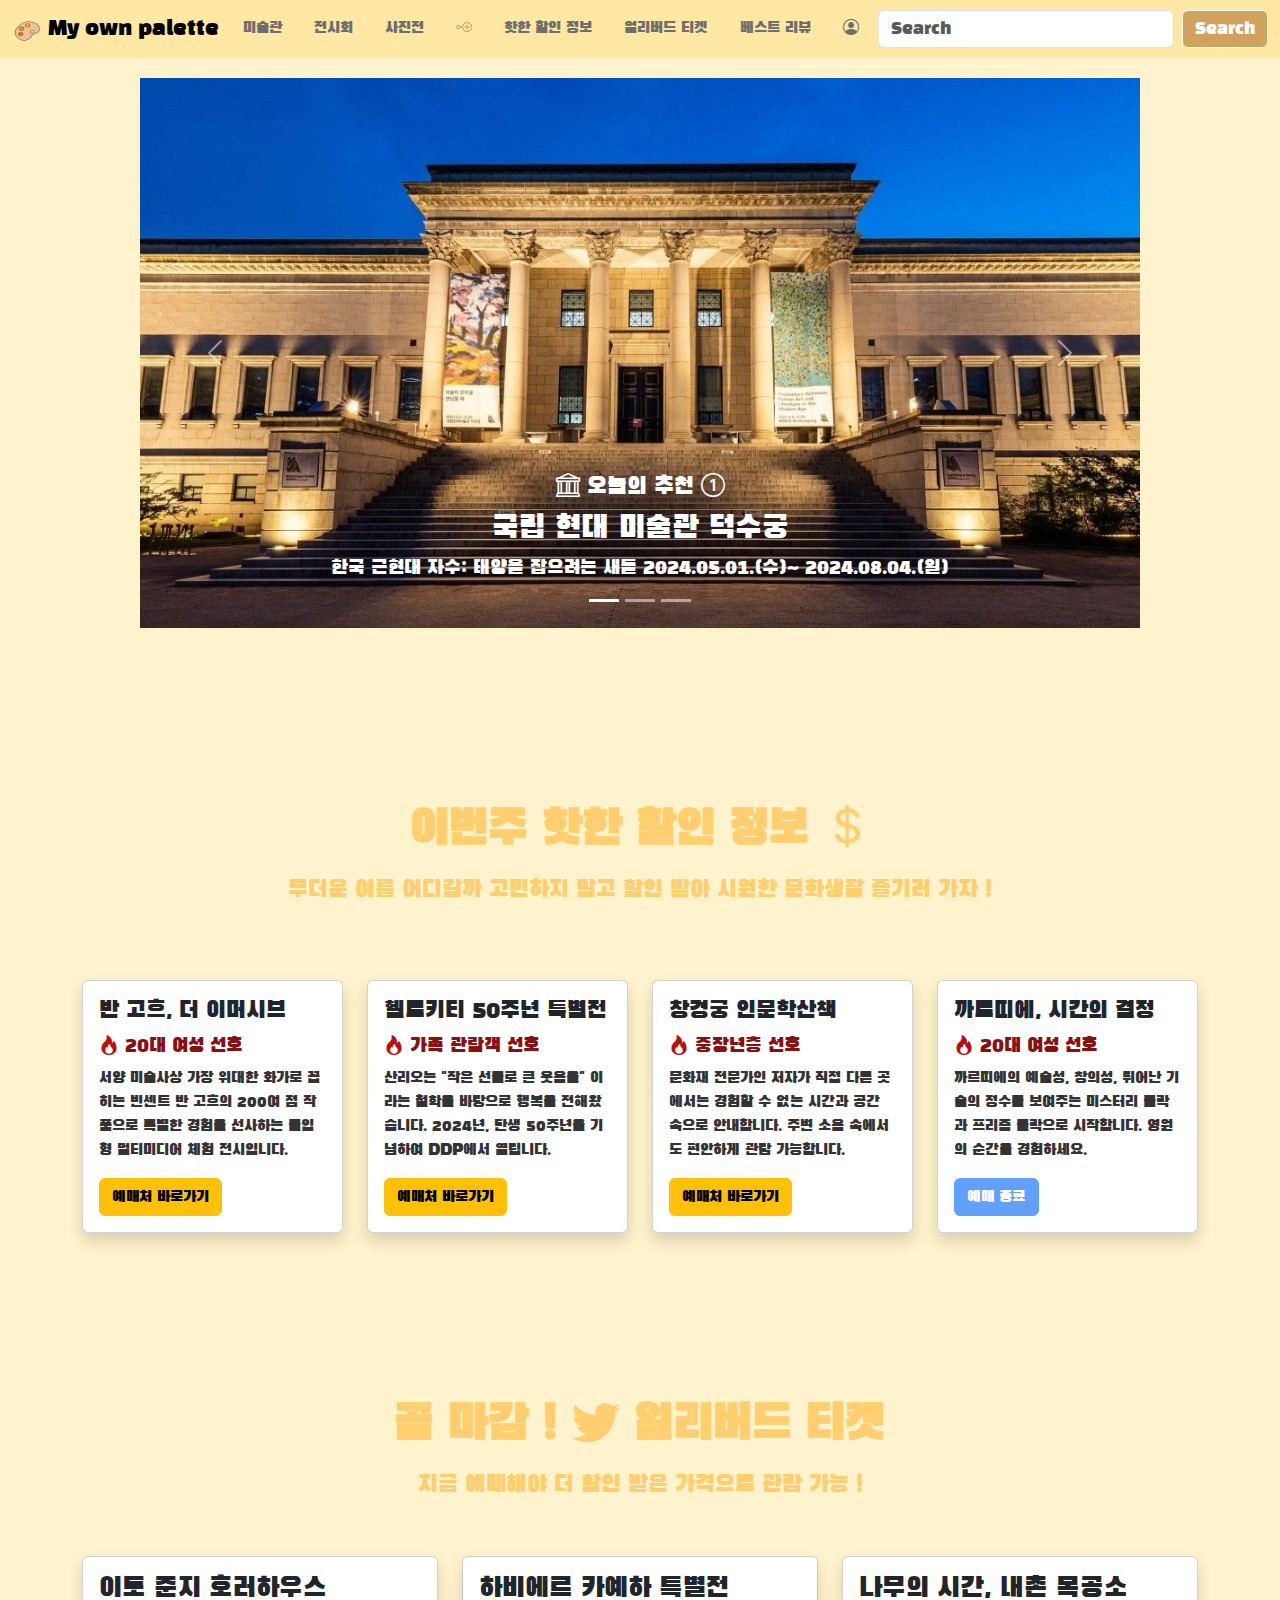
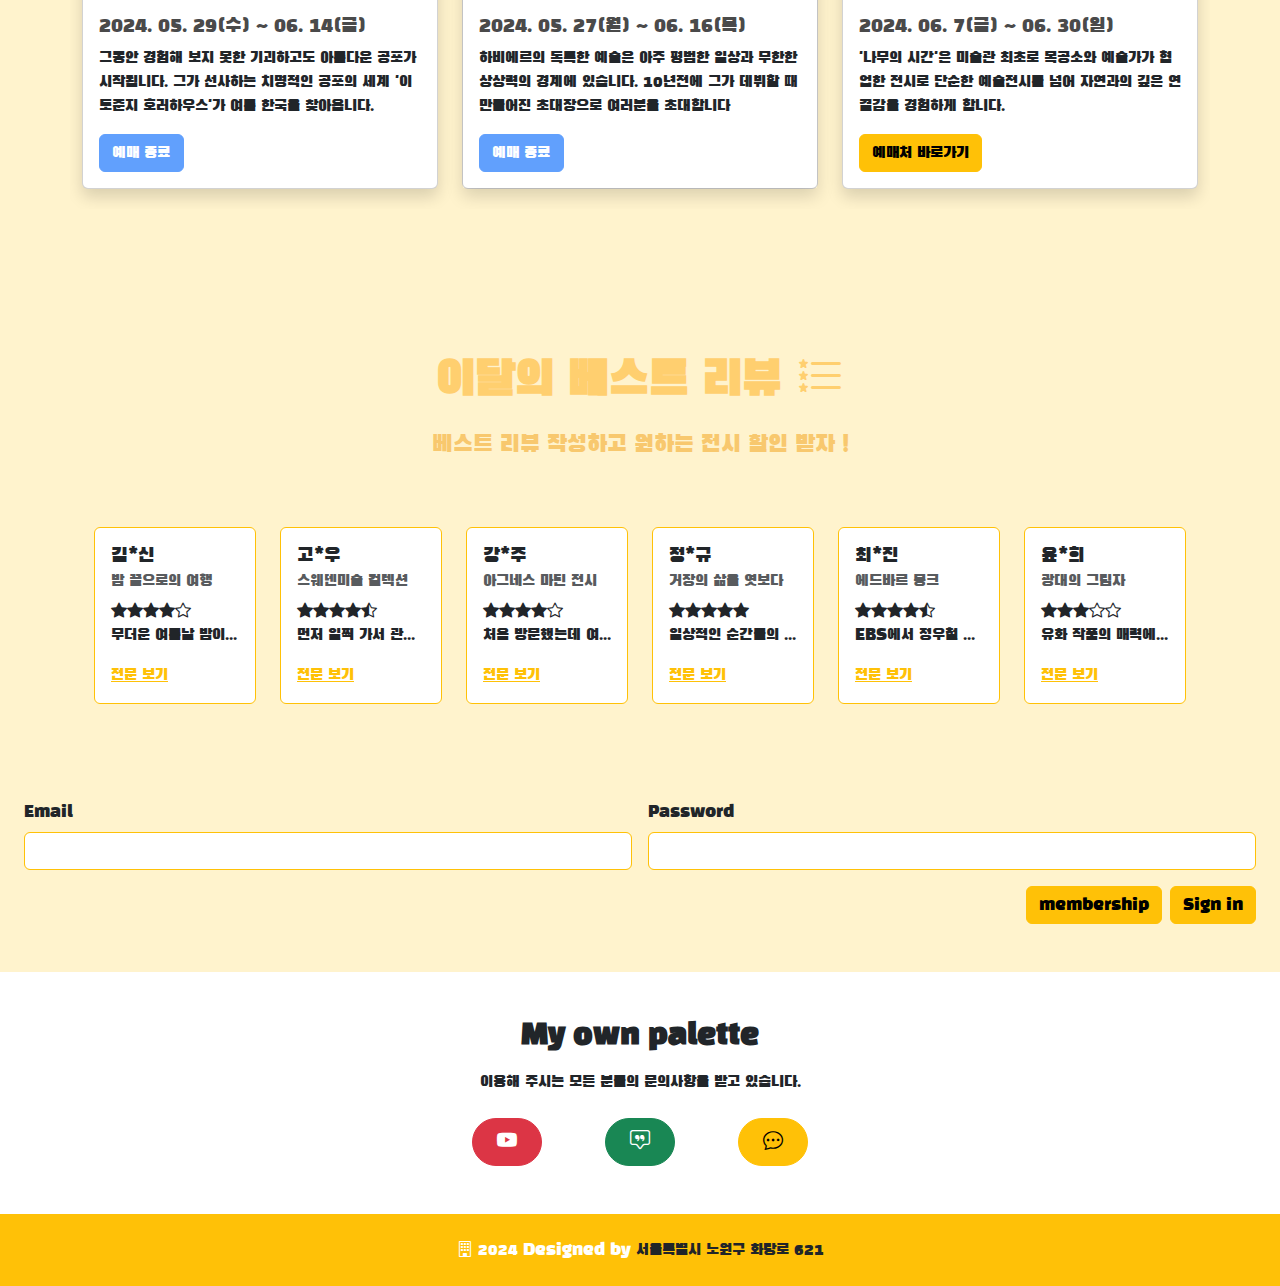
<file: index.html>
<!doctype html>
<html lang="ko">
  <head>
    <meta charset="utf-8">
    <meta name="viewport" content="width=device-width, initial-scale=1">
    <title>My own palette</title>
    <link href="https://cdn.jsdelivr.net/npm/bootstrap@5.3.3/dist/css/bootstrap.min.css" rel="stylesheet" integrity="sha384-QWTKZyjpPEjISv5WaRU9OFeRpok6YctnYmDr5pNlyT2bRjXh0JMhjY6hW+ALEwIH" crossorigin="anonymous">
    <link rel="stylesheet" href="web-style.css">

<link rel="preconnect" href="https://fonts.googleapis.com">
<link rel="preconnect" href="https://fonts.gstatic.com" crossorigin>
<link href="https://fonts.googleapis.com/css2?family=Gugi&family=Noto+Sans+KR:wght@100..900&display=swap" rel="stylesheet">

<link rel="stylesheet" href="https://cdn.jsdelivr.net/npm/bootstrap-icons@1.11.3/font/bootstrap-icons.min.css">

<link rel="preconnect" href="https://fonts.googleapis.com">
<link rel="preconnect" href="https://fonts.gstatic.com" crossorigin>
<link href="https://fonts.googleapis.com/css2?family=Black+Han+Sans&display=swap" rel="stylesheet">

  <body data-bs-spy="scroll" data-bs-target="#nav-menu">

    <nav class="navbar navbar-expand-lg fixed-top" style="background-color: #ffe8a3;">
    <div class="container-fluid">
      <a class="moirai-one-regular navbar-brand" href="#home">
        <img src="image1/logo.png" alt="Logo" width="30" height="24" class="d-inline-block align-text-top">
        My own palette
      </a>
      <div class="collapse navbar-collapse" id="navbarSupportedContent">
        <ul class="navbar-nav nav-underline me-auto mb-2 mb-lg-0">
          <li class="nav-item">
            <a class="nav-link" href="art museum.html">미술관</a>
          </li>
          <li class="nav-item">
            <a class="nav-link" href="museum.html">전시회</a>
          </li>
          <li class="nav-item">
            <a class="nav-link" href="a photo exhibition.html">사진전</a>
          </li>
          <li class="nav-item">
            <a class="nav-link disabled" aria-disabled="true"><i class="bi bi-node-plus"></i></a>
          </li>
          <li class="nav-item">
            <a class="nav-link" href="#hotweeks">핫한 할인 정보</a>
          </li>
          <li class="nav-item">
            <a class="nav-link" href="#Earlybird">얼리버드 티켓</a>
          </li>
          <li class="nav-item">
            <a class="nav-link" href="#best">베스트 리뷰</a>
          </li>
          <li class="nav-item">
            <a class="nav-link" href="#login"><i class="bi bi-person-circle"></i></a>
          </li>
        </ul>
        <form class="d-flex" role="search">
          <input class="form-control me-2" type="search" placeholder="Search" aria-label="Search">
          <button class="btn btn-custom-search" type="submit">Search</button>
        </form>
      </div>
    </div>
  </nav>

  <header id=home class="bg-warning-subtle py-5">
    <div id="carouselCaptions" class="carousel slide">
      <div class="carousel-indicators">
        <button type="button" data-bs-target="#carouselCaptions" data-bs-slide-to="0" class="active" aria-current="true" aria-label="Slide 1"></button>
        <button type="button" data-bs-target="#carouselCaptions" data-bs-slide-to="1" aria-label="Slide 2"></button>
        <button type="button" data-bs-target="#carouselCaptions" data-bs-slide-to="2" aria-label="Slide 3"></button>
      </div>
      <div class="carousel-inner">
        <div class="carousel-item active">
          <a href="https://www.mmca.go.kr/" target="_blank">
          <img src="image1/ddd.jpg" class="d-block w-100" alt="NationalMuseum"> </a>
          <div class="carousel-caption d-none d-md-block">
            <h4><i class="bi bi-bank"></i> 오늘의 추천 <i class="bi bi-1-circle"></i></h4>
            <h2>국립 현대 미술관 덕수궁</h2>
            <h5>한국 근현대 자수: 태양을 잡으려는 새들 2024.05.01.(수)~ 2024.08.04.(일)</h5>
          </div>
        </div>
        <div class="carousel-item">
          <a href="https://craftmuseum.seoul.go.kr/main" target="_blank">
          <img src="image1/ggg.jpg" class="d-block w-100" alt="craftmuseum"> </a>
          <div class="carousel-caption d-none d-md-block">
            <h4><i class="bi bi-bank"></i> 오늘의 추천 <i class="bi bi-2-circle"></i></h4>
            <h2>서울 공예 박물관</h2>
            <h5>장식 너머 발언 2024.05.28.(화) ~ 2024.07.28.(일)</h5>
          </div>
        </div>
        <div class="carousel-item">
          <a href="https://www.sac.or.kr/site/main/home" target="_blank">
          <img src="image1/hhh.gif" class="d-block w-100" alt="hangaram"> </a>
          <div class="carousel-caption d-none d-md-block">
            <h4><i class="bi bi-bank"></i> 오늘의 추천 <i class="bi bi-3-circle"></i></h4>
            <h2>예술의전당 한가람미술관</h2>
            <h5>에드바르 뭉크 : 비욘드 더 스크림 2024.05.22.(수) ~ 2024.09.19.(목)</h5>
          </div>
        </div>
      </div>
      <button class="carousel-control-prev" type="button" data-bs-target="#carouselCaptions" data-bs-slide="prev">
        <span class="carousel-control-prev-icon" aria-hidden="true"></span>
        <span class="visually-hidden">Previous</span>
      </button>
      <button class="carousel-control-next" type="button" data-bs-target="#carouselCaptions" data-bs-slide="next">
        <span class="carousel-control-next-icon" aria-hidden="true"></span>
        <span class="visually-hidden">Next</span>
      </button>
    </div>
     
  </header>


  <section class="bg-warning-subtle py-5" id="hotweeks">

    <div class="container overflow-hidden">
        <div class="text-center text-custom py-5" id="hotweek">
          <h1 class="fw-bold mb-3" style="font-size: 3em;">이번주 핫한 할인 정보 <i class="bi bi-currency-dollar"></i> </h1>
          <h6 class="fs-4">무더운 여름 어디갈까 고민하지 말고 할인 받아 시원한 문화생활 즐기러 가자 !</h6>
        </div>
          <div class="row" id="hotweekscards">
            <div class="col-sm-6 col-lg-3 mb-3 mb-lg-0">
              <div class="shadow card card-hover">
                <div class="card-body">
                  <h4 class="card-title">반 고흐, 더 이머시브</h4>
                  <h5 class="card-title"><i class="bi bi-fire"></i> 20대 여성 선호</h5>
                  <p class="card-text">서양 미술사상 가장 위대한 화가로 꼽히는 빈센트 반 고흐의 200여 점 작품으로 특별한 경험을 선사하는 몰입형 멀티미디어 체험 전시입니다.</p>
                  <a href="https://tickets.interpark.com/goods/23015755" target="_blank" class="btn btn-warning">예매처 바로가기</a>
                </div>
              </div>
            </div>
            <div class="col-sm-6 col-lg-3 mb-3 mb-lg-0">
              <div class="shadow card card-hover">
                <div class="card-body">
                  <h4 class="card-title">헬로키티 50주년 특별전</h4>
                  <h5 class="card-title"><i class="bi bi-fire"></i> 가족 관람객 선호</h5>
                  <p class="card-text">산리오는 "작은 선물로 큰 웃음을" 이라는 철학을 바탕으로 행복을 전해왔습니다. 2024년, 탄생 50주년을 기념하여 DDP에서 열립니다.</p>
                  <a href="https://tickets.interpark.com/goods/24005553" target="_blank"  class="btn btn-warning">예매처 바로가기</a>
                </div>
              </div>
            </div>
            <div class="col-sm-6 col-lg-3 mb-3 mb-lg-0">
              <div class="shadow card card-hover">
                <div class="card-body">
                  <h4 class="card-title">창경궁 인문학산책 </h4>
                  <h5 class="card-title"><i class="bi bi-fire"></i> 중장년층 선호</h5>
                  <p class="card-text">문화재 전문가인 저자가 직접 다른 곳에서는 경험할 수 없는 시간과 공간 속으로 안내합니다. 주변 소음 속에서도 편안하게 관람 가능합니다.</p>
                  <a href="https://www.tmon.co.kr/deal/1740574546" target="_blank"  class="btn btn-warning">예매처 바로가기</a>
                </div>
              </div>
            </div>
            <div class="col-sm-6 col-lg-3 mb-3 mb-lg-0">
              <div class="shadow card card-hover">
                <div class="card-body">
                  <h4 class="card-title">까르띠에, 시간의 결정</h4>
                  <h5 class="card-title"><i class="bi bi-fire"></i> 20대 여성 선호</h5>
                  <p class="card-text">까르띠에의 예술성, 창의성, 뛰어난 기술의 정수를 보여주는 미스터리 클락과 프리즘 클락으로 시작합니다. 영원의 순간을 경험하세요.</p>
                  <button type="button" class="btn btn-primary" disabled>예매 종료</button>
                </div>
              </div>
            </div>
          </div>
          </section>

        <section class="bg-warning-subtle py-5" id="Earlybird">
          <div class="container overflow-hidden">
            <div class="text-center text-custom py-5">
              <h1 class="fw-bold mb-3" style="font-size: 3em;">곧 마감 ! <i class="bi bi-twitter"></i> 얼리버드 티켓</h1>
                <h6 class="fs-4">지금 예매해야 더 할인 받은 가격으로 관람 가능 !</h6>
            </div>
          <div class="row" id="earybirdcards">
            <div class="col-sm-6 col-lg-4 mb-3 mb-lg-0">
              <div class="shadow card card-hover">
                <div class="card-body">
                  <h3 class="card-title">이토 준지 호러하우스</h3>
                  <h5 class="card-title">2024. 05. 29(수) ~ 06. 14(금)</h5>
                  <p class="card-text">그동안 경험해 보지 못한 기괴하고도 아름다운 공포가 시작됩니다. 그가 선사하는 치명적인 공포의 세계 '이토준지 호러하우스'가 여름 한국을 찾아옵니다. </p>
                  <button type="button" class="btn btn-primary" disabled>예매 종료</button>
                </div>
              </div>
            </div>
            <div class="col-sm-6 col-lg-4 mb-3 mb-lg-0">
              <div class="card card-hover">
                <div class="shadow card-body">
                  <h3 class="card-title">하비에르 카예하 특별전</h3>
                  <h5 class="card-title">2024. 05. 27(월) ~ 06. 16(목)</h5>
                  <p class="card-text">하비에르의 독특한 예술은 아주 평범한 일상과 무한한 상상력의 경계에 있습니다. 10년전에 그가 데뷔할 때 만들어진 초대장으로 여러분을 초대합니다</p>
                  <button type="button" class="btn btn-primary" disabled>예매 종료</button>
                </div>
              </div>
            </div>
            <div class="col-sm-6 col-lg-4 mb-3 mb-lg-0">
              <div class="shadow card card-hover">
                <div class="card-body">
                  <h3 class="card-title">나무의 시간, 내촌 목공소</h3>
                  <h5 class="card-title">2024. 06. 7(금) ~ 06. 30(일)</h5>
                  <p class="card-text">'나무의 시간'은 미술관 최초로 목공소와 예술가가 협업한 전시로 단순한 예술전시를 넘어 자연과의 깊은 연결감을 경험하게 합니다.</p>
                  <a href="https://tickets.interpark.com/goods/24007890" target="_blank" class="btn btn-warning">예매처 바로가기</a>
                </div>
              </div>
            </div>
          </div>
        
</section>

<section class="bg-warning-subtle py-5" id="best">
  <div class="container">
    <div class="container overflow-hidden">
      <div class="text-center text-custom py-5">
          <h1 class="fw-bold mb-3" style="font-size: 3em;">이달의 베스트 리뷰 <i class="bi bi-list-stars"></i></h1>
          <p class="fs-4">베스트 리뷰 작성하고 원하는 전시 할인 받자 !</p>
      </div>
    <div class="row">
      <div class="col-6 col-md-3 col-lg-2">
        <div class="card border-warning" style="width: 100%;">
          <div class="card-body">
            <h5 class="card-title">김*신</h5>
            <h6 class="card-subtitle mb-2 text-body-secondary">밤 끝으로의 여행</h6>
            <a><i class="bi bi-star-fill"></i><i class="bi bi-star-fill"></i><i class="bi bi-star-fill"></i><i class="bi bi-star-fill"></i><i class="bi bi-star"></i></a>
            <p class="card-text text-truncate"> 무더운 여름날 밤이라는 전시를 보게 되어 마음까지 시원해지는 느낌을 받았습니다. 너무 좋은 시간이었고 재방문 의사 있습니다. 야간 전시도 한다는데 꼭 한번 밤에 가보고 싶네요!^^</p>
            <a class="card-link link-warning" data-bs-toggle="modal" data-bs-target="#Modal1">전문 보기</a>
            <div class="modal fade" id="Modal1" tabindex="-1" aria-labelledby="ModalLabel1" aria-hidden="true">
              <div class="modal-dialog modal-dialog-centered">
                <div class="modal-content">
                  <div class="modal-header">
                    <h1 class="modal-title fs-5" id="ModalLabel1">밤 끝으로의 여행</h1>
                    <button type="button" class="btn-close" data-bs-dismiss="modal" aria-label="Close"></button>
                  </div>
                  <div class="modal-body">
                    무더운 여름날 밤이라는 전시를 보게 되어 마음까지 시원해지는 느낌을 받았습니다. 너무 좋은 시간이었고 재방문 의사 있습니다. 야간 전시도 한다는데 꼭 한번 밤에 가보고 싶네요!^^
                  </div>
                  <div class="modal-footer">
                    <button type="button" class="btn btn-secondary" data-bs-dismiss="modal">Close</button>
                  </div>
                </div>
              </div>
            </div>

          </div>
        </div>
      </div>
      <div class="col-6 col-md-3 col-lg-2">
        <div class="card border-warning" style="width: 100%;">
          <div class="card-body">
            <h5 class="card-title">고*우</h5>
            <h6 class="card-subtitle mb-2 text-body-secondary">스웨덴미술 컬렉션</h6>
            <a><i class="bi bi-star-fill"></i><i class="bi bi-star-fill"></i><i class="bi bi-star-fill"></i><i class="bi bi-star-fill"></i><i class="bi bi-star-half"></i></a>
            <p class="card-text text-truncate">먼저 일찍 가서 관람 하고 도슨트를 들으면 이해가 쏙쏙 됩니다! 믿고보는 전시! 언제나 너무 알찬전시 이번 전시도 기대 이상입니다! 볼게 많았습니다. 인생은 알아가는 것의 여정인것 같습니다. 요즘 그런 생각을 많이 하게 되네요.</p>
            <a class="card-link link-warning" data-bs-toggle="modal" data-bs-target="#Modal2">전문 보기</a>
            <!-- Modal -->
            <div class="modal fade" id="Modal2" tabindex="-1" aria-labelledby="ModalLabel2" aria-hidden="true">
              <div class="modal-dialog modal-dialog-centered">
                <div class="modal-content">
                  <div class="modal-header">
                    <h1 class="modal-title fs-5" id="ModalLabel2">스웨덴미술 컬렉션</h1>
                    <button type="button" class="btn-close" data-bs-dismiss="modal" aria-label="Close"></button>
                  </div>
                  <div class="modal-body">
                    <p>먼저 일찍 가서 관람 하고 도슨트를 들으면 이해가 쏙쏙 됩니다! 믿고보는 전시! 언제나 너무 알찬전시 이번 전시도 기대 이상입니다! 볼게 많았습니다. 인생은 알아가는 것의 여정인것 같습니다. 요즘 그런 생각을 많이 하게 되네요.</p>
                  </div>
                  <div class="modal-footer">
                    <button type="button" class="btn btn-secondary" data-bs-dismiss="modal">Close</button>
                  </div>
                </div>
              </div>
            </div>
          </div>
        </div>
      </div>
      <div class="col-6 col-md-3 col-lg-2">
        <div class="card border-warning" style="width: 100%;">
          <div class="card-body">
            <h5 class="card-title">강*주</h5>
            <h6 class="card-subtitle mb-2 text-body-secondary">아그네스 마틴 전시</h6>
            <a><i class="bi bi-star-fill"></i><i class="bi bi-star-fill"></i><i class="bi bi-star-fill"></i><i class="bi bi-star-fill"></i><i class="bi bi-star"></i></a>
            <p class="card-text text-truncate"> 처음 방문했는데 여러번 놀라 감탄했습니다. 미술관 자체만으로도 예술적이라 그 안에 있는 것만으로도 기분이 좋았습니다. 중정 방향으로 나가 더 좋은 경관을 즐길 수 있었습니다. 티켓 하나로 3개의 전시관, 그리고 상영관까지 볼 수 있었는데 첫번째 전시관에서부터 사진을 찍을 수 없음을 안내받고 처음엔 아쉬운 마음이 들었습니다. 하지만 이내 작가님의 의도와 메세지를 온전히 전달받기 위해, 충분히 즐기기 위해 사진을 찍는 행위는 과하다는 느낌을 받았습니다. 덕분에 충분히 그림을 느끼며 생각해볼 수 있는 시간을 가질 수 있었습니다. 초등학교 6학년 동생과 함께 갔는데 조용히 즐기는 모습을 보고 정말 뿌듯했습니다. </p>
            <a class="card-link link-warning" data-bs-toggle="modal" data-bs-target="#Modal3">전문 보기</a>
            <!-- Modal -->
            <div class="modal fade" id="Modal3" tabindex="-1" aria-labelledby="ModalLabel3" aria-hidden="true">
              <div class="modal-dialog modal-dialog-centered">
                <div class="modal-content">
                  <div class="modal-header">
                    <h1 class="modal-title fs-5" id="ModalLabel3">아그네스 마틴: 완벽의 순간들-In Dialog: 정상화</h1>
                    <button type="button" class="btn-close" data-bs-dismiss="modal" aria-label="Close"></button>
                  </div>
                  <div class="modal-body">
                    <p>처음 방문했는데 여러번 놀라 감탄했습니다. 미술관 자체만으로도 예술적이라 그 안에 있는 것만으로도 기분이 좋았습니다. 중정 방향으로 나가 더 좋은 경관을 즐길 수 있었습니다. 티켓 하나로 3개의 전시관, 그리고 상영관까지 볼 수 있었는데 첫번째 전시관에서부터 사진을 찍을 수 없음을 안내받고 처음엔 아쉬운 마음이 들었습니다. 하지만 이내 작가님의 의도와 메세지를 온전히 전달받기 위해, 충분히 즐기기 위해 사진을 찍는 행위는 과하다는 느낌을 받았습니다. 덕분에 충분히 그림을 느끼며 생각해볼 수 있는 시간을 가질 수 있었습니다. 초등학교 6학년 동생과 함께 갔는데 조용히 즐기는 모습을 보고 정말 뿌듯했습니다.</p> 
                  </div>
                  <div class="modal-footer">
                    <button type="button" class="btn btn-secondary" data-bs-dismiss="modal">Close</button>
                  </div>
                </div>
              </div>
            </div>

          </div>
        </div>
      </div>
      <div class="col-6 col-md-3 col-lg-2">
        <div class="card border-warning" style="width: 100%;">
          <div class="card-body">
            <h5 class="card-title">정*규</h5>
            <h6 class="card-subtitle mb-2 text-body-secondary">거장의 삶을 엿보다</h6>
            <a><i class="bi bi-star-fill"></i><i class="bi bi-star-fill"></i><i class="bi bi-star-fill"></i><i class="bi bi-star-fill"></i><i class="bi bi-star-fill"></i></a>
            <p class="card-text text-truncate">일상적인 순간들의 찰나를 포착해서 모아둔 전시였어요
              인류학적으로 미시사를 엿본 느낌도 들었구요
              같이 웃음짓기도하고 내가 겪은 일상을 대입해보기도 했습니다
              카테고리별로 나눠지고 컬러로 구분지은 공간이 관람하기에 좋았어요 전시 잘봤습니다!</p>
            <a class="card-link link-warning" data-bs-toggle="modal" data-bs-target="#Modal4">전문 보기</a>
            <!-- Modal -->
            <div class="modal fade" id="Modal4" tabindex="-1" aria-labelledby="ModalLabel4" aria-hidden="true">
              <div class="modal-dialog modal-dialog-centered">
                <div class="modal-content">
                  <div class="modal-header">
                    <h1 class="modal-title fs-5" id="ModalLabel4">거장의 삶을 엿보다</h1>
                    <button type="button" class="btn-close" data-bs-dismiss="modal" aria-label="Close"></button>
                  </div>
                  <div class="modal-body">
                    <p>일상적인 순간들의 찰나를 포착해서 모아둔 전시였어요
                      인류학적으로 미시사를 엿본 느낌도 들었구요
                      같이 웃음짓기도하고 내가 겪은 일상을 대입해보기도 했습니다
                      카테고리별로 나눠지고 컬러로 구분지은 공간이 관람하기에 좋았어요 전시 잘봤습니다!</p> 
                  </div>
                  <div class="modal-footer">
                    <button type="button" class="btn btn-secondary" data-bs-dismiss="modal">Close</button>
                  </div>
                </div>
              </div>
            </div>
          </div>
        </div>
      </div>
      <div class="col-6 col-md-3 col-lg-2">
        <div class="card border-warning" style="width: 100%;">
          <div class="card-body">
            <h5 class="card-title">최*진</h5>
            <h6 class="card-subtitle mb-2 text-body-secondary">에드바르 뭉크</h6>
            <a><i class="bi bi-star-fill"></i><i class="bi bi-star-fill"></i><i class="bi bi-star-fill"></i><i class="bi bi-star-fill"></i><i class="bi bi-star-half"></i></a>
            <p class="card-text text-truncate">EBS에서 정우철 전시해설가가 뭉크의 이야기를 설명해주신 것을 듣고, 기대하는 마음으로 전시를 보러갔습니다.
              그런데 그림이 중복된 것도 많고 설명도 어려웠습니다. 목판화의 기법에 대한 것은 아무리 읽고 오디오로 들어도 이해가 되지 않더라고요.
              뭉크의 이야기가 담겼더라면 좋았을 것 같아요. 고흐의 영향을 받아서 그림이 점차 밝아졌던 것, 자신의 힘든 내면을 극복해낸 과정..이런 것들이 보여졌다면 좋았을 것 같아요.
              뭉크의 태양이 없어서 아쉬웠고요.ㅜㅜ</p>
            <a class="card-link link-warning" data-bs-toggle="modal" data-bs-target="#Modal5">전문 보기</a>
            <!-- Modal -->
            <div class="modal fade" id="Modal5" tabindex="-1" aria-labelledby="ModalLabel5" aria-hidden="true">
              <div class="modal-dialog modal-dialog-centered">
                <div class="modal-content">
                  <div class="modal-header">
                    <h1 class="modal-title fs-5" id="ModalLabel5">에드바르 뭉크: 비욘드 더 스크림</h1>
                    <button type="button" class="btn-close" data-bs-dismiss="modal" aria-label="Close"></button>
                  </div>
                  <div class="modal-body">
                    <p>EBS에서 정우철 전시해설가가 뭉크의 이야기를 설명해주신 것을 듣고, 기대하는 마음으로 전시를 보러갔습니다.
                      그런데 그림이 중복된 것도 많고 설명도 어려웠습니다. 목판화의 기법에 대한 것은 아무리 읽고 오디오로 들어도 이해가 되지 않더라고요.
                      뭉크의 이야기가 담겼더라면 좋았을 것 같아요. 고흐의 영향을 받아서 그림이 점차 밝아졌던 것, 자신의 힘든 내면을 극복해낸 과정..이런 것들이 보여졌다면 좋았을 것 같아요.
                      뭉크의 태양이 없어서 아쉬웠고요.ㅜㅜ</p>
                  </div>
                  <div class="modal-footer">
                    <button type="button" class="btn btn-secondary" data-bs-dismiss="modal">Close</button>
                  </div>
                </div>
              </div>
            </div>

          </div>
        </div>
      </div>
      <div class="col-6 col-md-3 col-lg-2">
        <div class="card border-warning" style="width: 100%;">
          <div class="card-body">
            <h5 class="card-title">윤*희</h5>
            <h6 class="card-subtitle mb-2 text-body-secondary">광대의 그림자</h6>
            <a><i class="bi bi-star-fill"></i><i class="bi bi-star-fill"></i><i class="bi bi-star-fill"></i><i class="bi bi-star"></i><i class="bi bi-star"></i></a>
            <p class="card-text text-truncate">유화 작품의 매력에 빠져있는데 뷔페의 작품을 보면서 계속 감탄하게 되네요
              도슨트 참여하면서 즐겁고 유익하게 감상할 수 있었습니다.
              사람이 너무 많아서 라디오 듣는 느낌으로 멀리 있었지만 꼭 도슨트와 함께 하는 것을 추천합니다.
              그림 속 광대 눈빛이 잊혀지지 않네요 흡인력이 강합니다.
              추천합니다.</p>
            <a class="card-link link-warning" data-bs-toggle="modal" data-bs-target="#Modal6">전문 보기</a>
            <!-- Modal -->
            <div class="modal fade" id="Modal6" tabindex="-1" aria-labelledby="ModalLabel6" aria-hidden="true">
              <div class="modal-dialog modal-dialog-centered">
                <div class="modal-content">
                  <div class="modal-header">
                    <h1 class="modal-title fs-5" id="ModalLabel6">베르나르 뷔페 - 천재의 빛: 광대의 그림자</h1>
                    <button type="button" class="btn-close" data-bs-dismiss="modal" aria-label="Close"></button>
                  </div>
                  <div class="modal-body">
                    <p>유화 작품의 매력에 빠져있는데 뷔페의 작품을 보면서 계속 감탄하게 되네요
                      도슨트 참여하면서 즐겁고 유익하게 감상할 수 있었습니다.
                      사람이 너무 많아서 라디오 듣는 느낌으로 멀리 있었지만 꼭 도슨트와 함께 하는 것을 추천합니다.
                      그림 속 광대 눈빛이 잊혀지지 않네요 흡인력이 강합니다.
                      추천합니다.</p>
                  </div>
                  <div class="modal-footer">
                    <button type="button" class="btn btn-secondary" data-bs-dismiss="modal">Close</button>
                  </div>
                </div>
              </div>
            </div>

          </div>
        </div>
      </div>
    </div>
  </div>
</section>

<section class="bg-warning-subtle m-auto" id="login">
<form class="row g-3 px-4 py-5">
  <div class="col-md-6">
    <label for="inputEmail4" class="form-label">Email</label>
    <input type="email" class="form-control border-warning" id="inputEmail4">
  </div>
  <div class="col-md-6">
    <label for="inputPassword4" class="form-label">Password</label>
    <input type="password" class="form-control border-warning" id="inputPassword4">
  </div>
  <div class="d-grid gap-2 d-md-flex justify-content-md-end">
    <a href="membership.html" class="btn btn-warning">membership</a>
    <button type="submit" class="btn btn-warning">Sign in</button>
  </div>
</form>
</section>

  <section class="py-5" id="sns-links">
    <div class="container text-center text-dark">
        <h3 class="fw-bold mb-3">My own palette</h3>
        <p>이용해 주시는 모든 분들의 문의사항을 받고 있습니다.</p>
        <div class="d-flex justify-content-evenly px-5 mt-4 w-50 m-auto">
            <a href="https://www.youtube.com/" target="_blank"
                class="btn btn-danger rounded-pill btn-lg px-4"><i class="bi bi-youtube"></i></a>
            <a href="https://blog.naver.com" target="_blank" class="btn btn-success rounded-pill btn-lg px-4"><i class="bi bi-chat-square-quote"></i></a>
            <a href="https://kakaocorp.com" target="_blank" class="btn btn-warning rounded-pill btn-lg px-4"><i class="bi bi-chat-dots"></i></a>
        </div>
    </div>
</section>


 <footer class="bg-warning text-white">
  <div class="container text-center">
      <p class="py-4 mb-0"><i class="bi bi-building"></i> 2024 Designed by <a
              href="https://www.codethem.co.kr/" target="_blank"
              class="link-dark text-decoration-none">
              서울특별시 노원구 화랑로 621</a></p>
  </div>
</footer>


 <script src="https://cdn.jsdelivr.net/npm/bootstrap@5.3.3/dist/js/bootstrap.bundle.min.js" integrity="sha384-YvpcrYf0tY3lHB60NNkmXc5s9fDVZLESaAA55NDzOxhy9GkcIdslK1eN7N6jIeHz" crossorigin="anonymous"></script>
</body>
</html>
</file>
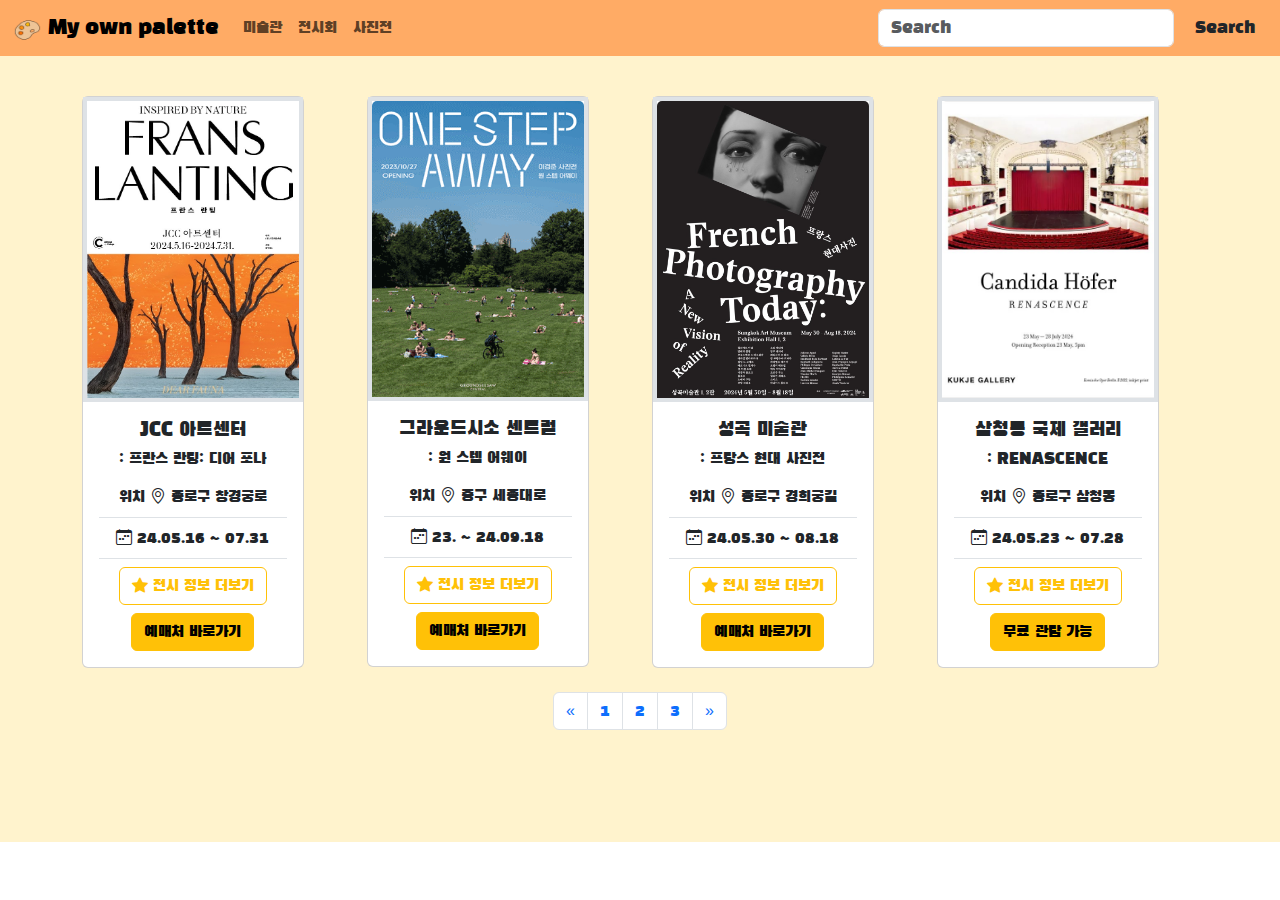
<file: a photo exhibition.html>
<!doctype html>
<html lang="ko">
  <head>
    <meta charset="utf-8">
    <meta name="viewport" content="width=device-width, initial-scale=1">
    <title>My own palette</title>
    <link href="https://cdn.jsdelivr.net/npm/bootstrap@5.3.3/dist/css/bootstrap.min.css" rel="stylesheet" integrity="sha384-QWTKZyjpPEjISv5WaRU9OFeRpok6YctnYmDr5pNlyT2bRjXh0JMhjY6hW+ALEwIH" crossorigin="anonymous">
    <link rel="stylesheet" href="a photo exhibition-style.css">

<link rel="preconnect" href="https://fonts.googleapis.com">
<link rel="preconnect" href="https://fonts.gstatic.com" crossorigin>
<link href="https://fonts.googleapis.com/css2?family=Black+Han+Sans&display=swap" rel="stylesheet">

<link rel="stylesheet" href="https://cdn.jsdelivr.net/npm/bootstrap-icons@1.11.3/font/bootstrap-icons.min.css">

</head>

<bady>
  <nav class="navbar navbar-expand-lg fixed-top" style="background-color: #FFAB65;">
    <div class="container-fluid">
      <a class="moirai-one-regular navbar-brand" href="index.html">
        <img src="image1/logo.png" alt="Logo" width="30" height="24" class="d-inline-block align-text-top">
        My own palette
      </a>
      <div class="collapse navbar-collapse" id="navbarSupportedContent">
        <ul class="navbar-nav me-auto mb-2 mb-lg-0">
          <li class="nav-item">
            <a class="nav-link" href="art museum.html">미술관</a>
          </li>
          <li class="nav-item">
            <a class="nav-link" href="museum.html">전시회</a>
          </li>
          <li class="nav-item">
            <a class="nav-link" href="a photo exhibition.html">사진전</a>
          </li>
        </ul>
        <form class="d-flex" role="search">
          <input class="form-control me-2" type="search" placeholder="Search" aria-label="Search">
          <button class="btn btn-custom-search" type="submit">Search</button>
        </form>
      </div>
    </div>
  </nav>
  </nav>

      <section class="bg-warning-subtle py-5" id="프란스란팅">
      <div class="text-center py-5">
      <div class="container">
        <div class="row">
          <div class="col-6 col-md-3 mb-4">
            <div class="card" style="width: 85%;">
              <span class="border border-4">
              <img src="image1/lanting.jpg" class="card-img-top" alt="lanting">
              </span>
                <div class="card-body">
                  <h5 class="card-title">JCC 아트센터</h5>
                  <h6>: 프란스 란팅: 디어 포나</h6>
                    <ul class="list-group list-group-flush">
                      <li class="list-group-item">위치 <i class="bi bi-geo-alt"></i> 종로구 창경궁로 </li>
                      <li class="list-group-item"><i class="bi bi-calendar-week"></i> 24.05.16 ~ 07.31</li>
                      <li class="list-group-item">
                        <button type="button" class="btn btn-outline-warning" data-bs-toggle="modal" data-bs-target="#scrollableModal5">
                          <i class="bi bi-star-fill"></i> 전시 정보 더보기
                        </button>
                        <div class="modal fade" id="scrollableModal5" tabindex="-1" aria-labelledby="scrollableModalLabel5" aria-hidden="true">
                          <div class="modal-dialog modal-dialog-scrollable">
                            <div class="modal-content">
                              <div class="modal-header">
                                <h5 class="modal-title" id="scrollableModalLabel5">알찬 전시 정보 더보기</h5>
                                <button type="button" class="btn-close" data-bs-dismiss="modal" aria-label="Close"></button>
                              </div>
                              <div class="modal-body">
                                <ul class="list-group list-group-flush">
                              <li class="list-group-item">운영 시간 : 10:00 ~ 21:00 </li>
                              <li class="list-group-item">휴관 일정 : 매주 월요일 휴무</li>
                              <li class="list-group-item">관람료 : 일반 성인 (만 18세 이상 ~ 65세 미만)	10,000 원</li>
                              <li class="list-group-item">주차 정보 : 건물 주차 가능</li>
                              <li class="list-group-item">연락처 : 02-0000-000</li>
                              <li class="list-group-item">전시 설명 : ‘밤’이라는 주제 아래 미술관의 주요 소장품을 중심으로 구성한 이번 전시는 나이와 국적을 넘어선 다양한 작가를 아우른다. 1900년대 미국 회화주의와 모더니즘 사진의 전형, 유럽 아방가르드와 뉴 비전 운동의 소산,
                                그 영향 으로 만들어진 한국 전후 시대의 실험 사진과 국내외 현대 사진을 포괄한 작가 32명의 사진과 미디어 작품 100여 점을 선보인다. 이 방대한 궤적의 작품이 선형의 시간순으로 나열되지 않고 밤의 서사 안에서 자유롭게 얽힌다. 전시에서 ‘밤’은 일몰부터
                                일출 전까지 어둠을 전제한 물리적 시간일 뿐만 아니라, 그 어둠으로 맥락관통할 수 있는 무의식의 세계를 지시한다. 의식과 사유가 펄떡이는 시간이 낮이라면 밤은 침잠한 욕망과 본능을 끄집어 내어 의식의 어두운 심연에 다가가는 시간이다. 해가 지고 잠을 청하면
                                꿈을 꾸는 연쇄 반응은 밤과 무의식의 필연적 관계성을 드러낸다. 그래서 ‘밤 끝으로의 여행’은 칠흑같이 어두운 밤의 시간을 배회하는 동시에, 언술할 수 없는 무의식의 세계로 진입하는 일이다.루이페르디낭 셀린의 동명 소설 “밤 끝으로의 여행』은 전쟁을 경험한
                                주인공인 바르다뮈가 문명 사회와 권력에 환멸을 느끼고 도피하는 심리적 여정을 그린다. 그에게 ‘밤 끝으로의 여행’은 이전의 언어 질서를 버리고 인간의 원초적 본능에 맞닿은 심연으로 향하는 여정이다. 전시 《밤 끝으로의 여행》 또한 두려움과 방황, 충동, 욕망과 결핍
                                그리고 황홀한 환각으로 점철된 인간 내면을 탐색한다는 점에서 전시와 소설은 맞닿아 있다. 둘은 명징한 의식과 사유에 눈이 멀어 미처 발견하지 못한 어둠의 심원을 향해 견고한 껍질을 하나둘씩 벗겨내며 다가서는 여행이다. 사진은 심연의 언어다. 관습과 문화에 의해
                                임의로 형성된 언술 언어와 대조되는, 코드 없는 몸짓이다. 기호 체계 밖에 있지만 병의 증상처럼 분명하게 혹은 애매하게 무언가를 표상하고 의미한다. 대상을 가장 사실적 으로 기록함에도 불구하고 언술할 수 없는 이 모호한 시각 언어는 견고한 사유 체계의 위장과 위선을
                                적나라하게 드러내 보이는 표현 매체다. 전시에 참여한 작가들은 이러한 사진의 가능성을 이해하고 무의식을 끌어내기 위해 적막한 어둠 속으로 자신을 몰아넣는다. 한 치 앞도 보이지 않는 어둠의 숲으로, 네온사인이 주위를 밝힌 도시의 밤으로, 암실로,
                                카메라의 어둠 상자 속으로 자신을 내몰고 카메라의 눈에 의식을 맡긴다. 그렇게 사진가들이 담은 어둠과 의식 너머에 봉인되어 있던 심연의 풍경이 전시 공간에 펼쳐진다.
                              </li>
                            </ul>
                              </div>
                              <div class="modal-footer">
                                <button type="button" class="btn btn-secondary" data-bs-dismiss="modal">닫기</button>
                                <button type="button" class="btn btn-primary">저장</button>
                              </div>
                            </div>
                          </div>
                        </div>
                      </li>
                    </ul>
                  <a href="https://booking.naver.com/booking/5/bizes/1133189" target="_blank" class="btn btn-warning">예매처 바로가기</a>
                </div>
              </div>
            </div>
    
            <div class="col-6 col-md-3 mb-4">
              <div class="card" style="width: 85%;">
                <span class="border border-4">
                <img src="image1/onestepaway.gif" class="card-img-top" alt="그라운드시소센트럴">
                </span>
                  <div class="card-body">
                    <h5 class="card-title">그라운드시소 센트럴</h5>
                    <h6>: 원 스텝 어웨이</h6>
                      <ul class="list-group list-group-flush">
                        <li class="list-group-item">위치 <i class="bi bi-geo-alt"></i> 중구 세종대로</li>
                        <li class="list-group-item"><i class="bi bi-calendar-week"></i> 23. ~ 24.09.18</li>
                        <li class="list-group-item">
                          <button type="button" class="btn btn-outline-warning" data-bs-toggle="modal" data-bs-target="#scrollableModal6">
                            <i class="bi bi-star-fill"></i> 전시 정보 더보기
                          </button>           
                          <div class="modal fade" id="scrollableModal6" tabindex="-1" aria-labelledby="scrollableModalLabel6" aria-hidden="true">
                            <div class="modal-dialog modal-dialog-scrollable">
                              <div class="modal-content">
                                <div class="modal-header">
                                  <h5 class="modal-title" id="scrollableModalLabel6">알찬 전시 정보 더보기</h5>
                                  <button type="button" class="btn-close" data-bs-dismiss="modal" aria-label="Close"></button>
                                </div>
                                <div class="modal-body">
                                  <ul class="list-group list-group-flush">
                                <li class="list-group-item">운영 시간 : 10:00 ~ 21:00 </li>
                                <li class="list-group-item">휴관 일정 : 매주 월요일 휴무</li>
                                <li class="list-group-item">관람료 : 일반 성인 (만 18세 이상 ~ 65세 미만)	10,000 원</li>
                                <li class="list-group-item">주차 정보 : 건물 주차 가능</li>
                                <li class="list-group-item">연락처 : 02-0000-000</li>
                                <li class="list-group-item">전시 설명 : ‘밤’이라는 주제 아래 미술관의 주요 소장품을 중심으로 구성한 이번 전시는 나이와 국적을 넘어선 다양한 작가를 아우른다. 1900년대 미국 회화주의와 모더니즘 사진의 전형, 유럽 아방가르드와 뉴 비전 운동의 소산,
                                  그 영향 으로 만들어진 한국 전후 시대의 실험 사진과 국내외 현대 사진을 포괄한 작가 32명의 사진과 미디어 작품 100여 점을 선보인다. 이 방대한 궤적의 작품이 선형의 시간순으로 나열되지 않고 밤의 서사 안에서 자유롭게 얽힌다. 전시에서 ‘밤’은 일몰부터
                                  일출 전까지 어둠을 전제한 물리적 시간일 뿐만 아니라, 그 어둠으로 맥락관통할 수 있는 무의식의 세계를 지시한다. 의식과 사유가 펄떡이는 시간이 낮이라면 밤은 침잠한 욕망과 본능을 끄집어 내어 의식의 어두운 심연에 다가가는 시간이다. 해가 지고 잠을 청하면
                                  꿈을 꾸는 연쇄 반응은 밤과 무의식의 필연적 관계성을 드러낸다. 그래서 ‘밤 끝으로의 여행’은 칠흑같이 어두운 밤의 시간을 배회하는 동시에, 언술할 수 없는 무의식의 세계로 진입하는 일이다.루이페르디낭 셀린의 동명 소설 “밤 끝으로의 여행』은 전쟁을 경험한
                                  주인공인 바르다뮈가 문명 사회와 권력에 환멸을 느끼고 도피하는 심리적 여정을 그린다. 그에게 ‘밤 끝으로의 여행’은 이전의 언어 질서를 버리고 인간의 원초적 본능에 맞닿은 심연으로 향하는 여정이다. 전시 《밤 끝으로의 여행》 또한 두려움과 방황, 충동, 욕망과 결핍
                                  그리고 황홀한 환각으로 점철된 인간 내면을 탐색한다는 점에서 전시와 소설은 맞닿아 있다. 둘은 명징한 의식과 사유에 눈이 멀어 미처 발견하지 못한 어둠의 심원을 향해 견고한 껍질을 하나둘씩 벗겨내며 다가서는 여행이다. 사진은 심연의 언어다. 관습과 문화에 의해
                                  임의로 형성된 언술 언어와 대조되는, 코드 없는 몸짓이다. 기호 체계 밖에 있지만 병의 증상처럼 분명하게 혹은 애매하게 무언가를 표상하고 의미한다. 대상을 가장 사실적 으로 기록함에도 불구하고 언술할 수 없는 이 모호한 시각 언어는 견고한 사유 체계의 위장과 위선을
                                  적나라하게 드러내 보이는 표현 매체다. 전시에 참여한 작가들은 이러한 사진의 가능성을 이해하고 무의식을 끌어내기 위해 적막한 어둠 속으로 자신을 몰아넣는다. 한 치 앞도 보이지 않는 어둠의 숲으로, 네온사인이 주위를 밝힌 도시의 밤으로, 암실로,
                                  카메라의 어둠 상자 속으로 자신을 내몰고 카메라의 눈에 의식을 맡긴다. 그렇게 사진가들이 담은 어둠과 의식 너머에 봉인되어 있던 심연의 풍경이 전시 공간에 펼쳐진다.
                                </li>
                              </ul>
                                </div>
                                <div class="modal-footer">
                                  <button type="button" class="btn btn-secondary" data-bs-dismiss="modal">닫기</button>
                                  <button type="button" class="btn btn-primary">저장</button>
                                </div>
                              </div>
                            </div>
                          </div>
                        </li>
                      </ul>
                    <a href="https://booking.naver.com/booking/5/bizes/981468" target="_blank" class="btn btn-warning">예매처 바로가기</a>
                  </div>
                </div>
              </div>
              
              <div class="col-6 col-md-3 mb-4">
                <div class="card" style="width: 85%;">
                  <span class="border border-4">
                  <img src="image1/frenchpic.jpg" class="card-img-top" alt="성곡미술관">
                  </span>
                    <div class="card-body">
                      <h5 class="card-title">성곡 미술관</h5>
                      <h6>: 프랑스 현대 사진전</h6>
                        <ul class="list-group list-group-flush">
                          <li class="list-group-item">위치 <i class="bi bi-geo-alt"></i> 종로구 경희궁길 </li>
                          <li class="list-group-item"><i class="bi bi-calendar-week"></i> 24.05.30 ~ 08.18 </li>
                          <li class="list-group-item">
                            <button type="button" class="btn btn-outline-warning" data-bs-toggle="modal" data-bs-target="#scrollableModal7">
                              <i class="bi bi-star-fill"></i> 전시 정보 더보기
                            </button>
                            <div class="modal fade" id="scrollableModal7" tabindex="-1" aria-labelledby="scrollableModalLabel7" aria-hidden="true">
                              <div class="modal-dialog modal-dialog-scrollable">
                                <div class="modal-content">
                                  <div class="modal-header">
                                    <h5 class="modal-title" id="scrollableModalLabel7">알찬 전시 정보 더보기</h5>
                                    <button type="button" class="btn-close" data-bs-dismiss="modal" aria-label="Close"></button>
                                  </div>
                                  <div class="modal-body">
                                    <ul class="list-group list-group-flush">
                                      <li class="list-group-item">운영 시간 : 10:00 ~ 21:00 </li>
                                      <li class="list-group-item">휴관 일정 : 매주 월요일 휴무</li>
                                      <li class="list-group-item">관람료 : 일반 성인 (만 18세 이상 ~ 65세 미만)	10,000 원</li>
                                      <li class="list-group-item">주차 정보 : 건물 주차 가능</li>
                                      <li class="list-group-item">연락처 : 02-0000-000</li>
                                      <li class="list-group-item">전시 설명 : ‘밤’이라는 주제 아래 미술관의 주요 소장품을 중심으로 구성한 이번 전시는 나이와 국적을 넘어선 다양한 작가를 아우른다. 1900년대 미국 회화주의와 모더니즘 사진의 전형, 유럽 아방가르드와 뉴 비전 운동의 소산,
                                        그 영향 으로 만들어진 한국 전후 시대의 실험 사진과 국내외 현대 사진을 포괄한 작가 32명의 사진과 미디어 작품 100여 점을 선보인다. 이 방대한 궤적의 작품이 선형의 시간순으로 나열되지 않고 밤의 서사 안에서 자유롭게 얽힌다. 전시에서 ‘밤’은 일몰부터
                                        일출 전까지 어둠을 전제한 물리적 시간일 뿐만 아니라, 그 어둠으로 맥락관통할 수 있는 무의식의 세계를 지시한다. 의식과 사유가 펄떡이는 시간이 낮이라면 밤은 침잠한 욕망과 본능을 끄집어 내어 의식의 어두운 심연에 다가가는 시간이다. 해가 지고 잠을 청하면
                                        꿈을 꾸는 연쇄 반응은 밤과 무의식의 필연적 관계성을 드러낸다. 그래서 ‘밤 끝으로의 여행’은 칠흑같이 어두운 밤의 시간을 배회하는 동시에, 언술할 수 없는 무의식의 세계로 진입하는 일이다.루이페르디낭 셀린의 동명 소설 “밤 끝으로의 여행』은 전쟁을 경험한
                                        주인공인 바르다뮈가 문명 사회와 권력에 환멸을 느끼고 도피하는 심리적 여정을 그린다. 그에게 ‘밤 끝으로의 여행’은 이전의 언어 질서를 버리고 인간의 원초적 본능에 맞닿은 심연으로 향하는 여정이다. 전시 《밤 끝으로의 여행》 또한 두려움과 방황, 충동, 욕망과 결핍
                                        그리고 황홀한 환각으로 점철된 인간 내면을 탐색한다는 점에서 전시와 소설은 맞닿아 있다. 둘은 명징한 의식과 사유에 눈이 멀어 미처 발견하지 못한 어둠의 심원을 향해 견고한 껍질을 하나둘씩 벗겨내며 다가서는 여행이다. 사진은 심연의 언어다. 관습과 문화에 의해
                                        임의로 형성된 언술 언어와 대조되는, 코드 없는 몸짓이다. 기호 체계 밖에 있지만 병의 증상처럼 분명하게 혹은 애매하게 무언가를 표상하고 의미한다. 대상을 가장 사실적 으로 기록함에도 불구하고 언술할 수 없는 이 모호한 시각 언어는 견고한 사유 체계의 위장과 위선을
                                        적나라하게 드러내 보이는 표현 매체다. 전시에 참여한 작가들은 이러한 사진의 가능성을 이해하고 무의식을 끌어내기 위해 적막한 어둠 속으로 자신을 몰아넣는다. 한 치 앞도 보이지 않는 어둠의 숲으로, 네온사인이 주위를 밝힌 도시의 밤으로, 암실로,
                                        카메라의 어둠 상자 속으로 자신을 내몰고 카메라의 눈에 의식을 맡긴다. 그렇게 사진가들이 담은 어둠과 의식 너머에 봉인되어 있던 심연의 풍경이 전시 공간에 펼쳐진다.
                                      </li>
                                    </ul>
                                  </div>
                                  <div class="modal-footer">
                                    <button type="button" class="btn btn-secondary" data-bs-dismiss="modal">닫기</button>
                                    <button type="button" class="btn btn-primary">저장</button>
                                  </div>
                                </div>
                              </div>
                            </div>
                          </li>
                        </ul>
                      <a href="https://tickets.interpark.com/goods/24006839" target="_blank" class="btn btn-warning">예매처 바로가기</a>
                    </div>
                  </div>
                </div>

                <div class="col-6 col-md-3 mb-4">
                  <div class="card" style="width: 85%;">
                    <span class="border border-4">
                    <img src="image1/ccc.jpg" class="card-img-top" alt="삼청동국제갤러리">
                    </span>
                      <div class="card-body">
                        <h5 class="card-title">삼청동 국제 갤러리</h5>
                        <h6>: RENASCENCE </h6>
                          <ul class="list-group list-group-flush">
                            <li class="list-group-item">위치 <i class="bi bi-geo-alt"></i> 종로구 삼청동</li>
                            <li class="list-group-item"><i class="bi bi-calendar-week"></i> 24.05.23 ~ 07.28</li>
                            <li class="list-group-item">
                              <button type="button" class="btn btn-outline-warning" data-bs-toggle="modal" data-bs-target="#scrollableModal8">
                                <i class="bi bi-star-fill"></i> 전시 정보 더보기
                              </button>                 
                              <div class="modal fade" id="scrollableModal8" tabindex="-1" aria-labelledby="scrollableModalLabel8" aria-hidden="true">
                                <div class="modal-dialog modal-dialog-scrollable">
                                  <div class="modal-content">
                                    <div class="modal-header">
                                      <h5 class="modal-title" id="scrollableModalLabel8">알찬 전시 정보 더보기</h5>
                                      <button type="button" class="btn-close" data-bs-dismiss="modal" aria-label="Close"></button>
                                    </div>
                                    <div class="modal-body">
                                      <ul class="list-group list-group-flush">
                                        <li class="list-group-item">운영 시간 : 10:00 ~ 21:00 </li>
                                        <li class="list-group-item">휴관 일정 : 매주 월요일 휴무</li>
                                        <li class="list-group-item">관람료 : 일반 성인 (만 18세 이상 ~ 65세 미만)	10,000 원</li>
                                        <li class="list-group-item">주차 정보 : 건물 주차 가능</li>
                                        <li class="list-group-item">연락처 : 02-0000-000</li>
                                        <li class="list-group-item">전시 설명 : ‘밤’이라는 주제 아래 미술관의 주요 소장품을 중심으로 구성한 이번 전시는 나이와 국적을 넘어선 다양한 작가를 아우른다. 1900년대 미국 회화주의와 모더니즘 사진의 전형, 유럽 아방가르드와 뉴 비전 운동의 소산,
                                          그 영향 으로 만들어진 한국 전후 시대의 실험 사진과 국내외 현대 사진을 포괄한 작가 32명의 사진과 미디어 작품 100여 점을 선보인다. 이 방대한 궤적의 작품이 선형의 시간순으로 나열되지 않고 밤의 서사 안에서 자유롭게 얽힌다. 전시에서 ‘밤’은 일몰부터
                                          일출 전까지 어둠을 전제한 물리적 시간일 뿐만 아니라, 그 어둠으로 맥락관통할 수 있는 무의식의 세계를 지시한다. 의식과 사유가 펄떡이는 시간이 낮이라면 밤은 침잠한 욕망과 본능을 끄집어 내어 의식의 어두운 심연에 다가가는 시간이다. 해가 지고 잠을 청하면
                                          꿈을 꾸는 연쇄 반응은 밤과 무의식의 필연적 관계성을 드러낸다. 그래서 ‘밤 끝으로의 여행’은 칠흑같이 어두운 밤의 시간을 배회하는 동시에, 언술할 수 없는 무의식의 세계로 진입하는 일이다.루이페르디낭 셀린의 동명 소설 “밤 끝으로의 여행』은 전쟁을 경험한
                                          주인공인 바르다뮈가 문명 사회와 권력에 환멸을 느끼고 도피하는 심리적 여정을 그린다. 그에게 ‘밤 끝으로의 여행’은 이전의 언어 질서를 버리고 인간의 원초적 본능에 맞닿은 심연으로 향하는 여정이다. 전시 《밤 끝으로의 여행》 또한 두려움과 방황, 충동, 욕망과 결핍
                                          그리고 황홀한 환각으로 점철된 인간 내면을 탐색한다는 점에서 전시와 소설은 맞닿아 있다. 둘은 명징한 의식과 사유에 눈이 멀어 미처 발견하지 못한 어둠의 심원을 향해 견고한 껍질을 하나둘씩 벗겨내며 다가서는 여행이다. 사진은 심연의 언어다. 관습과 문화에 의해
                                          임의로 형성된 언술 언어와 대조되는, 코드 없는 몸짓이다. 기호 체계 밖에 있지만 병의 증상처럼 분명하게 혹은 애매하게 무언가를 표상하고 의미한다. 대상을 가장 사실적 으로 기록함에도 불구하고 언술할 수 없는 이 모호한 시각 언어는 견고한 사유 체계의 위장과 위선을
                                          적나라하게 드러내 보이는 표현 매체다. 전시에 참여한 작가들은 이러한 사진의 가능성을 이해하고 무의식을 끌어내기 위해 적막한 어둠 속으로 자신을 몰아넣는다. 한 치 앞도 보이지 않는 어둠의 숲으로, 네온사인이 주위를 밝힌 도시의 밤으로, 암실로,
                                          카메라의 어둠 상자 속으로 자신을 내몰고 카메라의 눈에 의식을 맡긴다. 그렇게 사진가들이 담은 어둠과 의식 너머에 봉인되어 있던 심연의 풍경이 전시 공간에 펼쳐진다.
                                        </li>
                                      </ul>
                                    </div>
                                    <div class="modal-footer">
                                      <button type="button" class="btn btn-secondary" data-bs-dismiss="modal">닫기</button>
                                      <button type="button" class="btn btn-primary">저장</button>
                                    </div>
                                  </div>
                                </div>
                              </div>
                            </li>
                          </ul>
                        <a class="btn btn-warning">무료 관람 가능</a>
                      </div>
                    </div>
                  </div>
        </div>
      </div>
    
      <nav aria-label="Page navigation example">
        <ul class="pagination justify-content-center">
          <li class="page-item">
            <a class="page-link" href="#" aria-label="Previous">
              <span aria-hidden="true">&laquo;</span>
            </a>
          </li>
          <li class="page-item"><a class="page-link" href="#">1</a></li>
          <li class="page-item"><a class="page-link" href="#">2</a></li>
          <li class="page-item"><a class="page-link" href="#">3</a></li>
          <li class="page-item">
            <a class="page-link" href="#" aria-label="Next">
              <span aria-hidden="true">&raquo;</span>
            </a>
          </li>
        </ul>
      </nav>
      
      </section> 
        
    
    <script src="https://cdn.jsdelivr.net/npm/bootstrap@5.3.3/dist/js/bootstrap.bundle.min.js" integrity="sha384-YvpcrYf0tY3lHB60NNkmXc5s9fDVZLESaAA55NDzOxhy9GkcIdslK1eN7N6jIeHz" crossorigin="anonymous"></script>
</body>
</html>
</file>
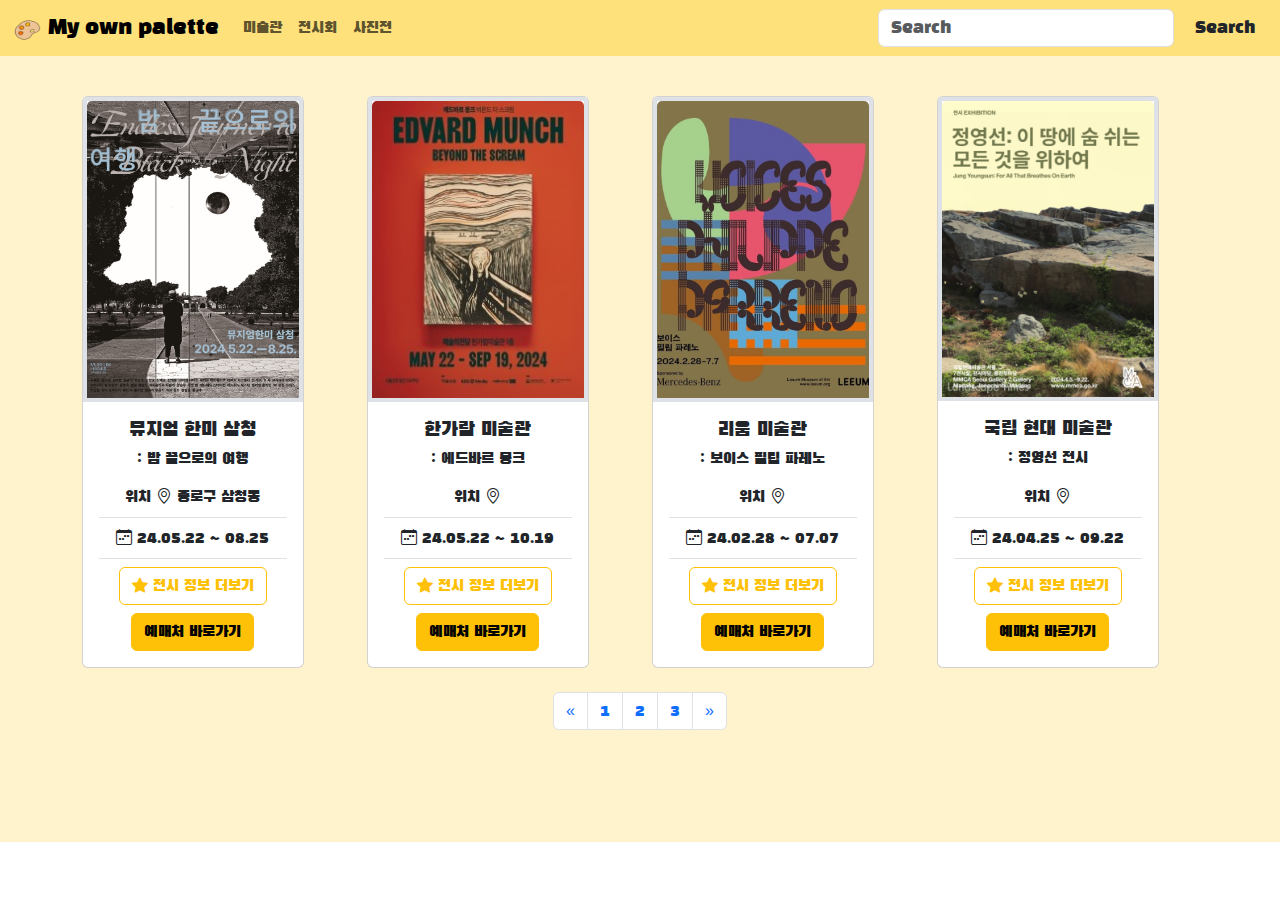
<file: art museum.html>
<!doctype html>
<html lang="ko">
  <head>
    <meta charset="utf-8">
    <meta name="viewport" content="width=device-width, initial-scale=1">
    <title>My own palette</title>
    <link href="https://cdn.jsdelivr.net/npm/bootstrap@5.3.3/dist/css/bootstrap.min.css" rel="stylesheet" integrity="sha384-QWTKZyjpPEjISv5WaRU9OFeRpok6YctnYmDr5pNlyT2bRjXh0JMhjY6hW+ALEwIH" crossorigin="anonymous">
    <link rel="stylesheet" href="art museum-style.css">

<link rel="preconnect" href="https://fonts.googleapis.com">
<link rel="preconnect" href="https://fonts.gstatic.com" crossorigin>
<link href="https://fonts.googleapis.com/css2?family=Black+Han+Sans&display=swap" rel="stylesheet">

<link rel="stylesheet" href="https://cdn.jsdelivr.net/npm/bootstrap-icons@1.11.3/font/bootstrap-icons.min.css">

</head>

<body>

  <nav class="navbar navbar-expand-lg fixed-top" style="background-color: #FFE17C;">
    <div class="container-fluid">
      <a class="moirai-one-regular navbar-brand" href="index.html">
        <img src="image1/logo.png" alt="Logo" width="30" height="24" class="d-inline-block align-text-top">
        My own palette
      </a>
      <div class="collapse navbar-collapse" id="navbarSupportedContent">
        <ul class="navbar-nav me-auto mb-2 mb-lg-0">
          <li class="nav-item">
            <a class="nav-link" href="art museum.html">미술관</a>
          </li>
          <li class="nav-item">
            <a class="nav-link" href="museum.html">전시회</a>
          </li>
          <li class="nav-item">
            <a class="nav-link" href="a photo exhibition.html">사진전</a>
          </li>
        </ul>
        <form class="d-flex" role="search">
          <input class="form-control me-2" type="search" placeholder="Search" aria-label="Search">
          <button class="btn btn-custom-search" type="submit">Search</button>
        </form>
      </div>
    </div>
  </nav>
  </nav>

  <section class="bg-warning-subtle py-5" id="artmuseumba">
  <div class="text-center py-5">
  <div class="container">
    <div class="row">
      <div class="col-6 col-md-3 mb-4">
        <div class="card" style="width: 85%;">
          <span class="border border-4">
          <img src="image1/hanme.jpg" class="card-img-top" alt="뮤지엄한미">
          </span>
            <div class="card-body">
              <h5 class="card-title">뮤지엄 한미 삼청</h5>
              <h6>: 밤 끝으로의 여행</h6>
                <ul class="list-group list-group-flush">
                  <li class="list-group-item">위치 <i class="bi bi-geo-alt"></i> 종로구 삼청동
                  </li>
                  <li class="list-group-item"><i class="bi bi-calendar-week"></i> 24.05.22 ~ 08.25</li>
                  <li class="list-group-item">
                    <button type="button" class="btn btn-outline-warning" data-bs-toggle="modal" data-bs-target="#scrollableModal1">
                      <i class="bi bi-star-fill"></i> 전시 정보 더보기
                    </button>       
                    <div class="modal fade" id="scrollableModal1" tabindex="-1" aria-labelledby="scrollableModalLabel1" aria-hidden="true">
                      <div class="modal-dialog modal-dialog-scrollable">
                        <div class="modal-content">
                          <div class="modal-header">
                            <h5 class="modal-title" id="scrollableModalLabel1">알찬 전시 정보</h5>
                            <button type="button" class="btn-close" data-bs-dismiss="modal" aria-label="Close"></button>
                          </div>
                          <div class="modal-body">
                            <ul class="list-group list-group-flush">
                              <li class="list-group-item">운영 시간 : 10:00 ~ 21:00 </li>
                              <li class="list-group-item">휴관 일정 : 매주 월요일 휴무</li>
                              <li class="list-group-item">관람료 : 일반 성인 (만 18세 이상 ~ 65세 미만)	10,000 원</li>
                              <li class="list-group-item">주차 정보 : 건물 주차 가능</li>
                              <li class="list-group-item">연락처 : 02-0000-000</li>
                              <li class="list-group-item">전시 설명 : ‘밤’이라는 주제 아래 미술관의 주요 소장품을 중심으로 구성한 이번 전시는 나이와 국적을 넘어선 다양한 작가를 아우른다. 1900년대 미국 회화주의와 모더니즘 사진의 전형, 유럽 아방가르드와 뉴 비전 운동의 소산,
                                그 영향 으로 만들어진 한국 전후 시대의 실험 사진과 국내외 현대 사진을 포괄한 작가 32명의 사진과 미디어 작품 100여 점을 선보인다. 이 방대한 궤적의 작품이 선형의 시간순으로 나열되지 않고 밤의 서사 안에서 자유롭게 얽힌다. 전시에서 ‘밤’은 일몰부터
                                일출 전까지 어둠을 전제한 물리적 시간일 뿐만 아니라, 그 어둠으로 맥락관통할 수 있는 무의식의 세계를 지시한다. 의식과 사유가 펄떡이는 시간이 낮이라면 밤은 침잠한 욕망과 본능을 끄집어 내어 의식의 어두운 심연에 다가가는 시간이다. 해가 지고 잠을 청하면
                                꿈을 꾸는 연쇄 반응은 밤과 무의식의 필연적 관계성을 드러낸다. 그래서 ‘밤 끝으로의 여행’은 칠흑같이 어두운 밤의 시간을 배회하는 동시에, 언술할 수 없는 무의식의 세계로 진입하는 일이다.루이페르디낭 셀린의 동명 소설 “밤 끝으로의 여행』은 전쟁을 경험한
                                주인공인 바르다뮈가 문명 사회와 권력에 환멸을 느끼고 도피하는 심리적 여정을 그린다. 그에게 ‘밤 끝으로의 여행’은 이전의 언어 질서를 버리고 인간의 원초적 본능에 맞닿은 심연으로 향하는 여정이다. 전시 《밤 끝으로의 여행》 또한 두려움과 방황, 충동, 욕망과 결핍
                                그리고 황홀한 환각으로 점철된 인간 내면을 탐색한다는 점에서 전시와 소설은 맞닿아 있다. 둘은 명징한 의식과 사유에 눈이 멀어 미처 발견하지 못한 어둠의 심원을 향해 견고한 껍질을 하나둘씩 벗겨내며 다가서는 여행이다. 사진은 심연의 언어다. 관습과 문화에 의해
                                임의로 형성된 언술 언어와 대조되는, 코드 없는 몸짓이다. 기호 체계 밖에 있지만 병의 증상처럼 분명하게 혹은 애매하게 무언가를 표상하고 의미한다. 대상을 가장 사실적 으로 기록함에도 불구하고 언술할 수 없는 이 모호한 시각 언어는 견고한 사유 체계의 위장과 위선을
                                적나라하게 드러내 보이는 표현 매체다. 전시에 참여한 작가들은 이러한 사진의 가능성을 이해하고 무의식을 끌어내기 위해 적막한 어둠 속으로 자신을 몰아넣는다. 한 치 앞도 보이지 않는 어둠의 숲으로, 네온사인이 주위를 밝힌 도시의 밤으로, 암실로,
                                카메라의 어둠 상자 속으로 자신을 내몰고 카메라의 눈에 의식을 맡긴다. 그렇게 사진가들이 담은 어둠과 의식 너머에 봉인되어 있던 심연의 풍경이 전시 공간에 펼쳐진다.
                              </li>
                            </ul>
                          </div>
                          <div class="modal-footer">
                            <button type="button" class="btn btn-secondary" data-bs-dismiss="modal">닫기</button>
                            <button type="button" class="btn btn-primary">저장</button>
                          </div>
                        </div>
                      </div>
                    </div>
                  </li>
                </ul>
              <a href="https://museumhanmi.or.kr/exhibition/" target="_blank" class="btn btn-warning">예매처 바로가기</a>
            </div>
          </div>
        </div>

        <div class="col-6 col-md-3 mb-4">
          <div class="card" style="width: 85%;">
            <span class="border border-4">
            <img src="image1/hangaram.jpg" class="card-img-top" alt="한가람미술관">
            </span>
              <div class="card-body">
                <h5 class="card-title">한가람 미술관</h5>
                <h6>: 에드바르 뭉크</h6>
                  <ul class="list-group list-group-flush">
                    <li class="list-group-item">위치 <i class="bi bi-geo-alt"></i> </li>
                    <li class="list-group-item"><i class="bi bi-calendar-week"></i> 24.05.22 ~ 10.19 </li>
                    <li class="list-group-item">
                      <button type="button" class="btn btn-outline-warning" data-bs-toggle="modal" data-bs-target="#scrollableModal2">
                        <i class="bi bi-star-fill"></i> 전시 정보 더보기
                      </button>
                      <div class="modal fade" id="scrollableModal2" tabindex="-1" aria-labelledby="scrollableModalLabel2" aria-hidden="true">
                        <div class="modal-dialog modal-dialog-scrollable">
                          <div class="modal-content">
                            <div class="modal-header">
                              <h5 class="modal-title" id="scrollableModalLabel2">알찬 전시 정보 더보기</h5>
                              <button type="button" class="btn-close" data-bs-dismiss="modal" aria-label="Close"></button>
                            </div>
                            <div class="modal-body">
                              <ul class="list-group list-group-flush">
                                <li class="list-group-item">운영 시간 : 10:00 ~ 19:00 (입장마감 오후6시 10분) </li>
                                <li class="list-group-item">휴관 일정 : 매주 수요일 휴무</li>
                                <li class="list-group-item">관람료 : 일반 성인 (만 18세 이상 ~ 65세 미만)	15,000 원
                                  ※ 현장에서 티켓 수령시 증빙서류 확인 (미지참시 차액지불)
                                  - 65세이상 본인                                            
                                </li>
                                <li class="list-group-item">주차 정보 : 3시간 3000원 (평일) 
                                </li>
                                <li class="list-group-item">연락처 : 02-0000-000</li>
                                <li class="list-group-item">전시 설명 : ‘밤’이라는 주제 아래 미술관의 주요 소장품을 중심으로 구성한 이번 전시는 나이와 국적을 넘어선 다양한 작가를 아우른다. 1900년대 미국 회화주의와 모더니즘 사진의 전형, 유럽 아방가르드와 뉴 비전 운동의 소산,
                                  그 영향 으로 만들어진 한국 전후 시대의 실험 사진과 국내외 현대 사진을 포괄한 작가 32명의 사진과 미디어 작품 100여 점을 선보인다. 이 방대한 궤적의 작품이 선형의 시간순으로 나열되지 않고 밤의 서사 안에서 자유롭게 얽힌다. 전시에서 ‘밤’은 일몰부터
                                  일출 전까지 어둠을 전제한 물리적 시간일 뿐만 아니라, 그 어둠으로 맥락관통할 수 있는 무의식의 세계를 지시한다. 의식과 사유가 펄떡이는 시간이 낮이라면 밤은 침잠한 욕망과 본능을 끄집어 내어 의식의 어두운 심연에 다가가는 시간이다. 해가 지고 잠을 청하면
                                  꿈을 꾸는 연쇄 반응은 밤과 무의식의 필연적 관계성을 드러낸다. 그래서 ‘밤 끝으로의 여행’은 칠흑같이 어두운 밤의 시간을 배회하는 동시에, 언술할 수 없는 무의식의 세계로 진입하는 일이다.루이페르디낭 셀린의 동명 소설 “밤 끝으로의 여행』은 전쟁을 경험한
                                  주인공인 바르다뮈가 문명 사회와 권력에 환멸을 느끼고 도피하는 심리적 여정을 그린다. 그에게 ‘밤 끝으로의 여행’은 이전의 언어 질서를 버리고 인간의 원초적 본능에 맞닿은 심연으로 향하는 여정이다. 전시 《밤 끝으로의 여행》 또한 두려움과 방황, 충동, 욕망과 결핍
                                  그리고 황홀한 환각으로 점철된 인간 내면을 탐색한다는 점에서 전시와 소설은 맞닿아 있다. 둘은 명징한 의식과 사유에 눈이 멀어 미처 발견하지 못한 어둠의 심원을 향해 견고한 껍질을 하나둘씩 벗겨내며 다가서는 여행이다. 사진은 심연의 언어다. 관습과 문화에 의해
                                  임의로 형성된 언술 언어와 대조되는, 코드 없는 몸짓이다. 기호 체계 밖에 있지만 병의 증상처럼 분명하게 혹은 애매하게 무언가를 표상하고 의미한다. 대상을 가장 사실적 으로 기록함에도 불구하고 언술할 수 없는 이 모호한 시각 언어는 견고한 사유 체계의 위장과 위선을
                                  적나라하게 드러내 보이는 표현 매체다. 전시에 참여한 작가들은 이러한 사진의 가능성을 이해하고 무의식을 끌어내기 위해 적막한 어둠 속으로 자신을 몰아넣는다. 한 치 앞도 보이지 않는 어둠의 숲으로, 네온사인이 주위를 밝힌 도시의 밤으로, 암실로,
                                  카메라의 어둠 상자 속으로 자신을 내몰고 카메라의 눈에 의식을 맡긴다. 그렇게 사진가들이 담은 어둠과 의식 너머에 봉인되어 있던 심연의 풍경이 전시 공간에 펼쳐진다.
                                </li>
                              </ul>
                            </div>
                            <div class="modal-footer">
                              <button type="button" class="btn btn-secondary" data-bs-dismiss="modal">닫기</button>
                              <button type="button" class="btn btn-primary">저장</button>
                            </div>
                          </div>
                        </div>
                      </div>
                    </li>
                  </ul>
                <a href="https://tickets.interpark.com/goods/24005098" target="_blank" class="btn btn-warning">예매처 바로가기</a>
              </div>
            </div>
          </div>

          <div class="col-6 col-md-3 mb-4">
            <div class="card" style="width: 85%;">
              <span class="border border-4">
              <img src="image1/parreno.jpg" class="card-img-top" alt="리움미술관">
              </span>
                <div class="card-body">
                  <h5 class="card-title">리움 미술관</h5>
                  <h6>: 보이스 필립 파레노</h6>
                    <ul class="list-group list-group-flush">
                      <li class="list-group-item">위치 <i class="bi bi-geo-alt"></i> </li>
                      <li class="list-group-item"><i class="bi bi-calendar-week"></i> 24.02.28 ~ 07.07 </li>
                      <li class="list-group-item">
                        <button type="button" class="btn btn-outline-warning" data-bs-toggle="modal" data-bs-target="#scrollableModal3">
                          <i class="bi bi-star-fill"></i> 전시 정보 더보기
                        </button>       
                        <div class="modal fade" id="scrollableModal3" tabindex="-1" aria-labelledby="scrollableModalLabel3" aria-hidden="true">
                          <div class="modal-dialog modal-dialog-scrollable">
                            <div class="modal-content">
                              <div class="modal-header">
                                <h5 class="modal-title" id="scrollableModalLabel3">알찬 전시 정보 더보기</h5>
                                <button type="button" class="btn-close" data-bs-dismiss="modal" aria-label="Close"></button>
                              </div>
                              <div class="modal-body">
                                <ul class="list-group list-group-flush">
                                  <li class="list-group-item">운영 시간 : 12:00 ~ 18:00 (입장마감 오후6시) </li>
                                  <li class="list-group-item">휴관 일정 : 매주 주말 휴무</li>
                                  <li class="list-group-item">관람료 : 일반 성인 (만 18세 이상 ~ 65세 미만)	18,000 원  
                                  </li>
                                  <li class="list-group-item">주차 정보 : 3시간 3000원 (평일) 
                                  </li>
                                  <li class="list-group-item">연락처 : 02-0000-000</li>
                                  <li class="list-group-item">전시 설명 : 리움미술관은 전세계 미술계가 주목하는 프랑스 작가 필립 파레노의 국내 첫 개인전 《VOICES, 보이스》를 개최합니다.
                                     전시《보이스》는 90년대부터 최근까지 파레노의 작품세계를 총체적으로 경험할 수 있는 아시아 최대 규모의 서베이 전시입니다. 이번 전시는 30여년에 걸친 
                                     파레노의 활동을 대표하는 주요작품 및 신작으로 구성되며, 미술관의 야외 데크, 로비, M2, 블랙박스와 그라운드갤러리 전관에서 전개됩니다. 40여점을 선보입니다.
                                     역동적 관계를 탐구하고 ‘시간의 경험’을 제안하며 90년대 현대미술 형태의 혁신적 전환을 이끌었습니다. 작가는 라디오, 텔레비전, 영화 및 첨단 정보기술과 같은 
                                     다양한 미디어의 방법론과 어휘를 활용하며 현실과 허구의 한계를 허물고 비선형적 시간성과 서사구조의 급진적 전환을 시도해왔습니다. 여러 층위로 복잡하게 짜여있는
                                     그의 작업은 결코 하나의 입장이나 매체로 환원될 수 없는 끊임없는 움직임 그 자체입니다. 작업 초기부터 미술계의 촉매자 역할을 했던 파레노는 동료 작가들, 과학자,
                                     음악가, 건축가 등 다수의 전문가와 협업을 기획하고 지적자산의 공유와 이상적 공동체를 제안하며 비평적 예술 실천에 앞장서왔습니다. 파레노에게 전시는 단순히 작품을
                                     배열하는 것이 아니라 또 하나의 창작 행위입니다. 그의 관심은 오브제를 생산하는 일보다 그것이 전시에서 보여지는 형식과 그 상호작용에 있기 때문입니다. 이에 파레노의
                                     전시는 시간을 감각하고 경험하는 유동적이고 열린 플랫폼이 됩니다.
                                  </li>
                                </ul>
                              </div>
                              <div class="modal-footer">
                                <button type="button" class="btn btn-secondary" data-bs-dismiss="modal">닫기</button>
                                <button type="button" class="btn btn-primary">저장</button>
                              </div>
                            </div>
                          </div>
                        </div>
                      </li>
                    </ul>
                  <a href="https://www.leeumhoam.org/leeum/exhibition/76" target="_blank" class="btn btn-warning">예매처 바로가기</a>
                </div>
              </div>
            </div>

            <div class="col-6 col-md-3 mb-4">
              <div class="card" style="width: 85%;">
                <span class="border border-4">
                <img src="image1/jang.png" class="card-img-top" alt="jang">
                </span>
                  <div class="card-body">
                    <h5 class="card-title">국립 현대 미술관</h5>
                    <h6>: 정영선 전시 </h6>
                      <ul class="list-group list-group-flush">
                        <li class="list-group-item">위치 <i class="bi bi-geo-alt"></i> </li>
                        <li class="list-group-item"><i class="bi bi-calendar-week"></i> 24.04.25 ~ 09.22</li>
                        <li class="list-group-item">
                          <button type="button" class="btn btn-outline-warning" data-bs-toggle="modal" data-bs-target="#scrollableModal4">
                            <i class="bi bi-star-fill"></i> 전시 정보 더보기
                          </button>
                          <div class="modal fade" id="scrollableModal4" tabindex="-1" aria-labelledby="scrollableModalLabel4" aria-hidden="true">
                            <div class="modal-dialog modal-dialog-scrollable">
                              <div class="modal-content">
                                <div class="modal-header">
                                  <h5 class="modal-title" id="scrollableModalLabel4">알찬 전시 정보 더보기</h5>
                                  <button type="button" class="btn-close" data-bs-dismiss="modal" aria-label="Close"></button>
                                </div>
                                <div class="modal-body">
                                  <ul class="list-group list-group-flush">
                                    <li class="list-group-item">운영 시간 : 10:00-18:00 </li>
                                    <li class="list-group-item">휴관 일정 : 매주 월요일 휴무</li>
                                    <li class="list-group-item">관람료 : 일반 성인 (만 18세 이상 ~ 65세 미만)	2,000 원  
                                    </li>
                                    <li class="list-group-item">주차 : 주차 불가 
                                    </li>
                                    <li class="list-group-item">연락처 : 02-0000-000</li>
                                    <li class="list-group-item">전시 설명 : 한국 최초 여성 조경가 정영선(1941~)의 반세기에 걸친 작품 세계를 조명하는 개인전이다. 
                                      1980년대부터 국가·지역·민간 주요 프로젝트를 구축해 온 그의 대표작들을 소개하고, 동시에 서울관 특색에 맞는 현장 작업을 커미션하여 정영선의
                                      조경을 직접 체험할 수 있는 정원을 전시마당과 종친부 마당에 조성한다. 작가가 주창해온 조경가의 ‘예술가적 자질’에 기반한 장소맥락적 연구, 기능과 조형의 조화,
                                      자연계에 내재하는 생태적 질서에 부응하는 방법론으로서의 조경을 시각예술이자 종합과학예술의 한 분야로 조망해본다. 또한, 조경 특유의 시간성, 치유적 속성뿐만 아니라 공공성,
                                      사회문화적 영향, 다양한 협업의 사례들을 연결하고자 한다.
                                    </li>
                                  </ul>
                                  
                                </div>
                                <div class="modal-footer">
                                  <button type="button" class="btn btn-secondary" data-bs-dismiss="modal">닫기</button>
                                  <button type="button" class="btn btn-primary">저장</button>
                                </div>
                              </div>
                            </div>
                          </div>
                        </li>
                      </ul>
                    <a href="https://www.mmca.go.kr/" target="_blank" class="btn btn-warning">예매처 바로가기</a>
                  </div>
                </div> 
              </div>
    </div>
  </div>

  <nav aria-label="Page navigation example">
    <ul class="pagination justify-content-center">
      <li class="page-item">
        <a class="page-link" href="#" aria-label="Previous">
          <span aria-hidden="true">&laquo;</span>
        </a>
      </li>
      <li class="page-item"><a class="page-link" href="#">1</a></li>
      <li class="page-item"><a class="page-link" href="#">2</a></li>
      <li class="page-item"><a class="page-link" href="#">3</a></li>
      <li class="page-item">
        <a class="page-link" href="#" aria-label="Next">
          <span aria-hidden="true">&raquo;</span>
        </a>
      </li>
    </ul>
  </nav>
  
  </section> 
    
  <script src="https://cdn.jsdelivr.net/npm/bootstrap@5.3.3/dist/js/bootstrap.bundle.min.js" integrity="sha384-YvpcrYf0tY3lHB60NNkmXc5s9fDVZLESaAA55NDzOxhy9GkcIdslK1eN7N6jIeHz" crossorigin="anonymous"></script>
</body>
</html>
</file>
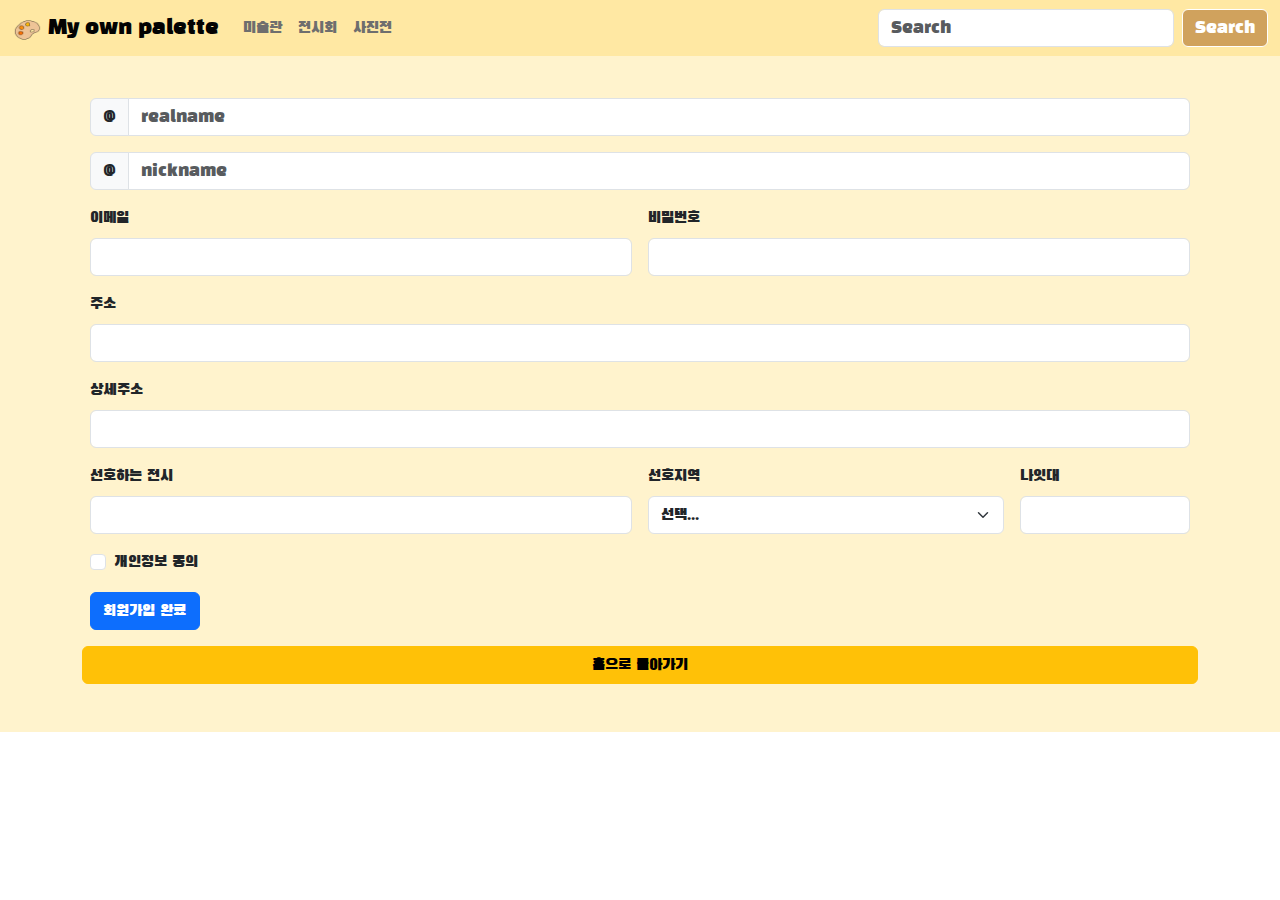
<file: membership.html>
<!doctype html>
<html lang="ko">
  <head>
    <meta charset="utf-8">
    <meta name="viewport" content="width=device-width, initial-scale=1">
    <title>My own palette</title>
    <link href="https://cdn.jsdelivr.net/npm/bootstrap@5.3.3/dist/css/bootstrap.min.css" rel="stylesheet" integrity="sha384-QWTKZyjpPEjISv5WaRU9OFeRpok6YctnYmDr5pNlyT2bRjXh0JMhjY6hW+ALEwIH" crossorigin="anonymous">
    <link rel="stylesheet" href="web-style.css">

<link rel="preconnect" href="https://fonts.googleapis.com">
<link rel="preconnect" href="https://fonts.gstatic.com" crossorigin>
<link href="https://fonts.googleapis.com/css2?family=Black+Han+Sans&display=swap" rel="stylesheet">

<link rel="stylesheet" href="https://cdn.jsdelivr.net/npm/bootstrap-icons@1.11.3/font/bootstrap-icons.min.css">
  </head>

  <bady>
    <nav class="navbar navbar-expand-lg fixed-top" style="background-color: #ffe8a3;">
      <div class="container-fluid">
        <a class="moirai-one-regular navbar-brand" href="index.html">
          <img src="image1/logo.png" alt="Logo" width="30" height="24" class="d-inline-block align-text-top">
          My own palette
        </a>
        <div class="collapse navbar-collapse" id="navbarSupportedContent">
          <ul class="navbar-nav me-auto mb-2 mb-lg-0">
            <li class="nav-item">
              <a class="nav-link" href="art museum.html">미술관</a>
            </li>
            <li class="nav-item">
              <a class="nav-link" href="museum.html">전시회</a>
            </li>
            <li class="nav-item">
              <a class="nav-link" href="a photo exhibition.html">사진전</a>
            </li>
          </ul>
          <form class="d-flex" role="search">
            <input class="form-control me-2" type="search" placeholder="Search" aria-label="Search">
            <button class="btn btn-custom-search" type="submit">Search</button>
          </form>
        </div>
      </div>
    </nav>
    </nav>

    <section class="bg-warning-subtle py-5" id="membership">

        <form class="row g-3">
            <div class="input-group flex-nowrap">
                <span class="input-group-text" id="addon-wrapping">@</span>
                <input type="text" class="form-control" placeholder="realname" aria-label="Username" aria-describedby="addon-wrapping">
              </div>
            <div class="input-group flex-nowrap">
               <span class="input-group-text" id="addon-wrapping">@</span>
               <input type="text" class="form-control" placeholder="nickname" aria-label="Username" aria-describedby="addon-wrapping">
            </div>
            <div class="col-md-6">
              <label for="inputEmail4" class="form-label">이메일</label>
              <input type="email" class="form-control" id="inputEmail4">
            </div>
            <div class="col-md-6">
              <label for="inputPassword4" class="form-label">비밀번호</label>
              <input type="password" class="form-control" id="inputPassword4">
            </div>
            <div class="col-12">
              <label for="inputAddress" class="form-label">주소</label>
              <input type="text" class="form-control" id="inputAddress">
            </div>
            <div class="col-12">
              <label for="inputAddress2" class="form-label">상세주소</label>
              <input type="text" class="form-control" id="inputAddress2">
            </div>
            <div class="col-md-6">
              <label for="inputCity" class="form-label">선호하는 전시</label>
              <input type="text" class="form-control" id="inputCity">
            </div>
            <div class="col-md-4">
              <label for="inputState" class="form-label">선호지역</label>
              <select id="inputState" class="form-select">
                <option selected>선택...</option>
                <option>강남구</option>
                <option>강동구</option>
                <option>노원구</option>
              </select>
            </div>
            <div class="col-md-2">
              <label for="inputZip" class="form-label">나잇대</label>
              <input type="text" class="form-control" id="inputZip">
            </div>
            <div class="col-12">
              <div class="form-check">
                <input class="form-check-input" type="checkbox" id="gridCheck">
                <label class="form-check-label" for="gridCheck">
                  개인정보 동의
                </label>
              </div>
            </div>
            <div class="col-12">
              <button type="submit" class="btn btn-primary">회원가입 완료</button>
            </div>
            <a href="index.html" class="btn btn-warning">홈으로 돌아가기</a>
          </form>


    </section>





<script src="https://cdn.jsdelivr.net/npm/bootstrap@5.3.3/dist/js/bootstrap.bundle.min.js" integrity="sha384-YvpcrYf0tY3lHB60NNkmXc5s9fDVZLESaAA55NDzOxhy9GkcIdslK1eN7N6jIeHz" crossorigin="anonymous"></script>
</body>
</html>
</file>
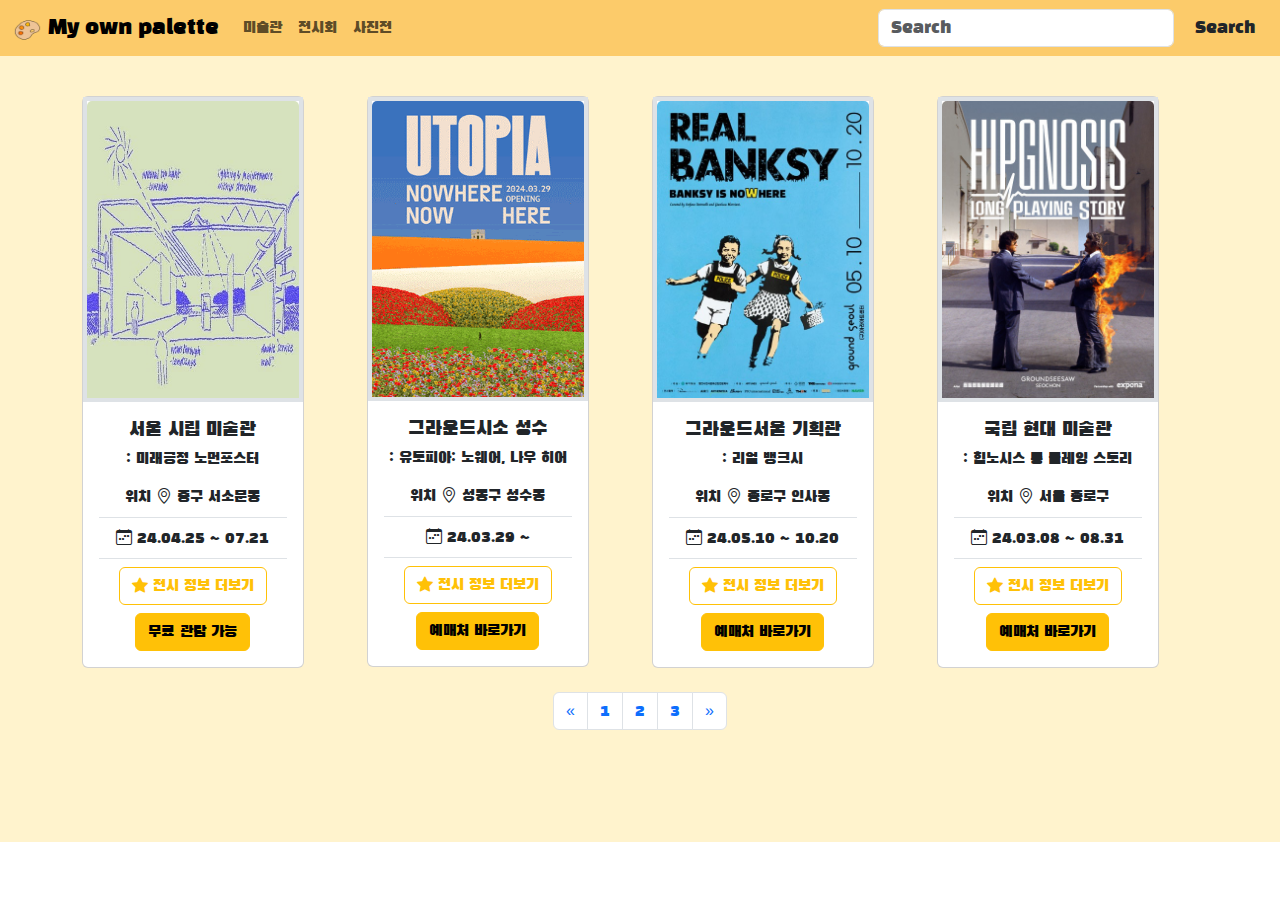
<file: museum.html>
<!doctype html>
<html lang="ko">
  <head>
    <meta charset="utf-8">
    <meta name="viewport" content="width=device-width, initial-scale=1">
    <title>My own palette</title>
    <link href="https://cdn.jsdelivr.net/npm/bootstrap@5.3.3/dist/css/bootstrap.min.css" rel="stylesheet" integrity="sha384-QWTKZyjpPEjISv5WaRU9OFeRpok6YctnYmDr5pNlyT2bRjXh0JMhjY6hW+ALEwIH" crossorigin="anonymous">
    <link rel="stylesheet" href="museum-style.css">

<link rel="preconnect" href="https://fonts.googleapis.com">
<link rel="preconnect" href="https://fonts.gstatic.com" crossorigin>
<link href="https://fonts.googleapis.com/css2?family=Black+Han+Sans&display=swap" rel="stylesheet">

<link rel="stylesheet" href="https://cdn.jsdelivr.net/npm/bootstrap-icons@1.11.3/font/bootstrap-icons.min.css">

</head>

<body>
<nav class="navbar navbar-expand-lg fixed-top" style="background-color: #FCCB6A;">
    <div class="container-fluid mt-0">
      <a class="moirai-one-regular navbar-brand" href="index.html">
        <img src="image1/logo.png" alt="Logo" width="30" height="24" class="d-inline-block align-text-top">
        My own palette
      </a>
      <div class="collapse navbar-collapse" id="navbarSupportedContent">
        <ul class="navbar-nav me-auto mb-2 mb-lg-0">
          <li class="nav-item">
            <a class="nav-link" href="art museum.html">미술관</a>
          </li>
          <li class="nav-item">
            <a class="nav-link" href="museum.html">전시회</a>
          </li>
          <li class="nav-item">
            <a class="nav-link" href="a photo exhibition.html">사진전</a>
        </ul>
        <form class="d-flex" role="search">
          <input class="form-control me-2" type="search" placeholder="Search" aria-label="Search">
          <button class="btn btn-custom-search" type="submit">Search</button>
        </form>
      </div>
    </div>
  </nav>
  </nav>

    <section class="bg-warning-subtle py-5" id="c">
    <div class="text-center py-5">
    <div class="container">
      <div class="row">
        <div class="col-6 col-md-3 mb-4">
          <div class="card" style="width: 85%;">
            <span class="border border-4">
            <img src="image1/nnn.jpg" class="card-img-top" alt="서울 시립 미술관">
            </span>
              <div class="card-body">
                <h5 class="card-title">서울 시립 미술관</h5>
                <h6>: 미래긍정 노먼포스터</h6>
                  <ul class="list-group list-group-flush">
                    <li class="list-group-item">위치 <i class="bi bi-geo-alt"></i> 중구 서소문동 </li>
                    <li class="list-group-item"><i class="bi bi-calendar-week"></i> 24.04.25 ~ 07.21</li>
                    <li class="list-group-item">
                      <button type="button" class="btn btn-outline-warning" data-bs-toggle="modal" data-bs-target="#scrollableModal9">
                        <i class="bi bi-star-fill"></i> 전시 정보 더보기
                      </button>    
                      <div class="modal fade" id="scrollableModal9" tabindex="-1" aria-labelledby="scrollableModalLabel9" aria-hidden="true">
                        <div class="modal-dialog modal-dialog-scrollable">
                          <div class="modal-content">
                            <div class="modal-header">
                              <h5 class="modal-title" id="scrollableModalLabel9">알찬 전시 정보 더보기</h5>
                              <button type="button" class="btn-close" data-bs-dismiss="modal" aria-label="Close"></button>
                            </div>
                            <div class="modal-body">
                              <ul class="list-group list-group-flush">
                                <li class="list-group-item">운영 시간 : 10:00 ~ 21:00 </li>
                                <li class="list-group-item">휴관 일정 : 매주 월요일 휴무</li>
                                <li class="list-group-item">관람료 : 일반 성인 (만 18세 이상 ~ 65세 미만)	10,000 원</li>
                                <li class="list-group-item">주차 정보 : 건물 주차 가능</li>
                                <li class="list-group-item">연락처 : 02-0000-000</li>
                                <li class="list-group-item">전시 설명 : ‘밤’이라는 주제 아래 미술관의 주요 소장품을 중심으로 구성한 이번 전시는 나이와 국적을 넘어선 다양한 작가를 아우른다. 1900년대 미국 회화주의와 모더니즘 사진의 전형, 유럽 아방가르드와 뉴 비전 운동의 소산,
                                  그 영향 으로 만들어진 한국 전후 시대의 실험 사진과 국내외 현대 사진을 포괄한 작가 32명의 사진과 미디어 작품 100여 점을 선보인다. 이 방대한 궤적의 작품이 선형의 시간순으로 나열되지 않고 밤의 서사 안에서 자유롭게 얽힌다. 전시에서 ‘밤’은 일몰부터
                                  일출 전까지 어둠을 전제한 물리적 시간일 뿐만 아니라, 그 어둠으로 맥락관통할 수 있는 무의식의 세계를 지시한다. 의식과 사유가 펄떡이는 시간이 낮이라면 밤은 침잠한 욕망과 본능을 끄집어 내어 의식의 어두운 심연에 다가가는 시간이다. 해가 지고 잠을 청하면
                                  꿈을 꾸는 연쇄 반응은 밤과 무의식의 필연적 관계성을 드러낸다. 그래서 ‘밤 끝으로의 여행’은 칠흑같이 어두운 밤의 시간을 배회하는 동시에, 언술할 수 없는 무의식의 세계로 진입하는 일이다.루이페르디낭 셀린의 동명 소설 “밤 끝으로의 여행』은 전쟁을 경험한
                                  주인공인 바르다뮈가 문명 사회와 권력에 환멸을 느끼고 도피하는 심리적 여정을 그린다. 그에게 ‘밤 끝으로의 여행’은 이전의 언어 질서를 버리고 인간의 원초적 본능에 맞닿은 심연으로 향하는 여정이다. 전시 《밤 끝으로의 여행》 또한 두려움과 방황, 충동, 욕망과 결핍
                                  그리고 황홀한 환각으로 점철된 인간 내면을 탐색한다는 점에서 전시와 소설은 맞닿아 있다. 둘은 명징한 의식과 사유에 눈이 멀어 미처 발견하지 못한 어둠의 심원을 향해 견고한 껍질을 하나둘씩 벗겨내며 다가서는 여행이다. 사진은 심연의 언어다. 관습과 문화에 의해
                                  임의로 형성된 언술 언어와 대조되는, 코드 없는 몸짓이다. 기호 체계 밖에 있지만 병의 증상처럼 분명하게 혹은 애매하게 무언가를 표상하고 의미한다. 대상을 가장 사실적 으로 기록함에도 불구하고 언술할 수 없는 이 모호한 시각 언어는 견고한 사유 체계의 위장과 위선을
                                  적나라하게 드러내 보이는 표현 매체다. 전시에 참여한 작가들은 이러한 사진의 가능성을 이해하고 무의식을 끌어내기 위해 적막한 어둠 속으로 자신을 몰아넣는다. 한 치 앞도 보이지 않는 어둠의 숲으로, 네온사인이 주위를 밝힌 도시의 밤으로, 암실로,
                                  카메라의 어둠 상자 속으로 자신을 내몰고 카메라의 눈에 의식을 맡긴다. 그렇게 사진가들이 담은 어둠과 의식 너머에 봉인되어 있던 심연의 풍경이 전시 공간에 펼쳐진다.
                                </li>
                              </ul>
                            <div class="modal-footer">
                              <button type="button" class="btn btn-secondary" data-bs-dismiss="modal">닫기</button>
                              <button type="button" class="btn btn-primary">저장</button>
                            </div>
                          </div>
                        </div>
                      </div>
                    </li>
                  </ul>
                <a class="btn btn-warning">무료 관람 가능</a>
              </div>
            </div>
          </div>
  
          <div class="col-6 col-md-3 mb-4">
            <div class="card" style="width: 85%;">
              <span class="border border-4">
              <img src="image1/utopia.gif" class="card-img-top" alt="그라운드시소성수">
              </span>
                <div class="card-body">
                  <h5 class="card-title">그라운드시소 성수</h5>
                  <h6>: 유토피아: 노웨어, 나우 히어</h6>
                    <ul class="list-group list-group-flush">
                      <li class="list-group-item">위치 <i class="bi bi-geo-alt"></i> 성동구 성수동 </li>
                      <li class="list-group-item"><i class="bi bi-calendar-week"></i> 24.03.29 ~</li>
                      <li class="list-group-item">
                        <button type="button" class="btn btn-outline-warning" data-bs-toggle="modal" data-bs-target="#scrollableModal10">
                          <i class="bi bi-star-fill"></i> 전시 정보 더보기
                        </button>
                        <div class="modal fade" id="scrollableModal10" tabindex="-1" aria-labelledby="scrollableModalLabel10" aria-hidden="true">
                          <div class="modal-dialog modal-dialog-scrollable">
                            <div class="modal-content">
                              <div class="modal-header">
                                <h5 class="modal-title" id="scrollableModalLabel10">알찬 전시 정보 더보기</h5>
                                <button type="button" class="btn-close" data-bs-dismiss="modal" aria-label="Close"></button>
                              </div>
                              <div class="modal-body">
                                <ul class="list-group list-group-flush">
                                  <li class="list-group-item">운영 시간 : 10:00 ~ 21:00 </li>
                                  <li class="list-group-item">휴관 일정 : 매주 월요일 휴무</li>
                                  <li class="list-group-item">관람료 : 일반 성인 (만 18세 이상 ~ 65세 미만)	10,000 원</li>
                                  <li class="list-group-item">주차 정보 : 건물 주차 가능</li>
                                  <li class="list-group-item">연락처 : 02-0000-000</li>
                                  <li class="list-group-item">전시 설명 : ‘밤’이라는 주제 아래 미술관의 주요 소장품을 중심으로 구성한 이번 전시는 나이와 국적을 넘어선 다양한 작가를 아우른다. 1900년대 미국 회화주의와 모더니즘 사진의 전형, 유럽 아방가르드와 뉴 비전 운동의 소산,
                                    그 영향 으로 만들어진 한국 전후 시대의 실험 사진과 국내외 현대 사진을 포괄한 작가 32명의 사진과 미디어 작품 100여 점을 선보인다. 이 방대한 궤적의 작품이 선형의 시간순으로 나열되지 않고 밤의 서사 안에서 자유롭게 얽힌다. 전시에서 ‘밤’은 일몰부터
                                    일출 전까지 어둠을 전제한 물리적 시간일 뿐만 아니라, 그 어둠으로 맥락관통할 수 있는 무의식의 세계를 지시한다. 의식과 사유가 펄떡이는 시간이 낮이라면 밤은 침잠한 욕망과 본능을 끄집어 내어 의식의 어두운 심연에 다가가는 시간이다. 해가 지고 잠을 청하면
                                    꿈을 꾸는 연쇄 반응은 밤과 무의식의 필연적 관계성을 드러낸다. 그래서 ‘밤 끝으로의 여행’은 칠흑같이 어두운 밤의 시간을 배회하는 동시에, 언술할 수 없는 무의식의 세계로 진입하는 일이다.루이페르디낭 셀린의 동명 소설 “밤 끝으로의 여행』은 전쟁을 경험한
                                    주인공인 바르다뮈가 문명 사회와 권력에 환멸을 느끼고 도피하는 심리적 여정을 그린다. 그에게 ‘밤 끝으로의 여행’은 이전의 언어 질서를 버리고 인간의 원초적 본능에 맞닿은 심연으로 향하는 여정이다. 전시 《밤 끝으로의 여행》 또한 두려움과 방황, 충동, 욕망과 결핍
                                    그리고 황홀한 환각으로 점철된 인간 내면을 탐색한다는 점에서 전시와 소설은 맞닿아 있다. 둘은 명징한 의식과 사유에 눈이 멀어 미처 발견하지 못한 어둠의 심원을 향해 견고한 껍질을 하나둘씩 벗겨내며 다가서는 여행이다. 사진은 심연의 언어다. 관습과 문화에 의해
                                    임의로 형성된 언술 언어와 대조되는, 코드 없는 몸짓이다. 기호 체계 밖에 있지만 병의 증상처럼 분명하게 혹은 애매하게 무언가를 표상하고 의미한다. 대상을 가장 사실적 으로 기록함에도 불구하고 언술할 수 없는 이 모호한 시각 언어는 견고한 사유 체계의 위장과 위선을
                                    적나라하게 드러내 보이는 표현 매체다. 전시에 참여한 작가들은 이러한 사진의 가능성을 이해하고 무의식을 끌어내기 위해 적막한 어둠 속으로 자신을 몰아넣는다. 한 치 앞도 보이지 않는 어둠의 숲으로, 네온사인이 주위를 밝힌 도시의 밤으로, 암실로,
                                    카메라의 어둠 상자 속으로 자신을 내몰고 카메라의 눈에 의식을 맡긴다. 그렇게 사진가들이 담은 어둠과 의식 너머에 봉인되어 있던 심연의 풍경이 전시 공간에 펼쳐진다.
                                  </li>
                                </ul>
                              </div>
                              <div class="modal-footer">
                                <button type="button" class="btn btn-secondary" data-bs-dismiss="modal">닫기</button>
                                <button type="button" class="btn btn-primary">저장</button>
                              </div>
                            </div>
                          </div>
                        </div>
                      </li>
                    </ul>
                  <a href="https://www.musinsa.com/app/goods/3946832" target="_blank" class="btn btn-warning">예매처 바로가기</a>
                </div>
              </div>
            </div>

            <div class="col-6 col-md-3 mb-4">
              <div class="card" style="width: 85%;">
                <span class="border border-4">
                <img src="image1/banksy.jpg" class="card-img-top" alt="그라운드서울">
                </span>
                  <div class="card-body">
                    <h5 class="card-title">그라운드서울 기획관</h5>
                    <h6>: 리얼 뱅크시</h6>
                      <ul class="list-group list-group-flush">
                        <li class="list-group-item">위치 <i class="bi bi-geo-alt"></i> 종로구 인사동 </li>
                        <li class="list-group-item"><i class="bi bi-calendar-week"></i> 24.05.10 ~ 10.20 </li>
                        <li class="list-group-item">
                          <button type="button" class="btn btn-outline-warning" data-bs-toggle="modal" data-bs-target="#scrollableModal11">
                            <i class="bi bi-star-fill"></i> 전시 정보 더보기
                          </button>
                          <div class="modal fade" id="scrollableModal11" tabindex="-1" aria-labelledby="scrollableModalLabel11" aria-hidden="true">
                            <div class="modal-dialog modal-dialog-scrollable">
                              <div class="modal-content">
                                <div class="modal-header">
                                  <h5 class="modal-title" id="scrollableModalLabel11">알찬 전시 정보 더보기</h5>
                                  <button type="button" class="btn-close" data-bs-dismiss="modal" aria-label="Close"></button>
                                </div>
                                <div class="modal-body">
                                  <ul class="list-group list-group-flush">
                                    <li class="list-group-item">운영 시간 : 10:00 ~ 21:00 </li>
                                    <li class="list-group-item">휴관 일정 : 매주 월요일 휴무</li>
                                    <li class="list-group-item">관람료 : 일반 성인 (만 18세 이상 ~ 65세 미만)	10,000 원</li>
                                    <li class="list-group-item">주차 정보 : 건물 주차 가능</li>
                                    <li class="list-group-item">연락처 : 02-0000-000</li>
                                    <li class="list-group-item">전시 설명 : ‘밤’이라는 주제 아래 미술관의 주요 소장품을 중심으로 구성한 이번 전시는 나이와 국적을 넘어선 다양한 작가를 아우른다. 1900년대 미국 회화주의와 모더니즘 사진의 전형, 유럽 아방가르드와 뉴 비전 운동의 소산,
                                      그 영향 으로 만들어진 한국 전후 시대의 실험 사진과 국내외 현대 사진을 포괄한 작가 32명의 사진과 미디어 작품 100여 점을 선보인다. 이 방대한 궤적의 작품이 선형의 시간순으로 나열되지 않고 밤의 서사 안에서 자유롭게 얽힌다. 전시에서 ‘밤’은 일몰부터
                                      일출 전까지 어둠을 전제한 물리적 시간일 뿐만 아니라, 그 어둠으로 맥락관통할 수 있는 무의식의 세계를 지시한다. 의식과 사유가 펄떡이는 시간이 낮이라면 밤은 침잠한 욕망과 본능을 끄집어 내어 의식의 어두운 심연에 다가가는 시간이다. 해가 지고 잠을 청하면
                                      꿈을 꾸는 연쇄 반응은 밤과 무의식의 필연적 관계성을 드러낸다. 그래서 ‘밤 끝으로의 여행’은 칠흑같이 어두운 밤의 시간을 배회하는 동시에, 언술할 수 없는 무의식의 세계로 진입하는 일이다.루이페르디낭 셀린의 동명 소설 “밤 끝으로의 여행』은 전쟁을 경험한
                                      주인공인 바르다뮈가 문명 사회와 권력에 환멸을 느끼고 도피하는 심리적 여정을 그린다. 그에게 ‘밤 끝으로의 여행’은 이전의 언어 질서를 버리고 인간의 원초적 본능에 맞닿은 심연으로 향하는 여정이다. 전시 《밤 끝으로의 여행》 또한 두려움과 방황, 충동, 욕망과 결핍
                                      그리고 황홀한 환각으로 점철된 인간 내면을 탐색한다는 점에서 전시와 소설은 맞닿아 있다. 둘은 명징한 의식과 사유에 눈이 멀어 미처 발견하지 못한 어둠의 심원을 향해 견고한 껍질을 하나둘씩 벗겨내며 다가서는 여행이다. 사진은 심연의 언어다. 관습과 문화에 의해
                                      임의로 형성된 언술 언어와 대조되는, 코드 없는 몸짓이다. 기호 체계 밖에 있지만 병의 증상처럼 분명하게 혹은 애매하게 무언가를 표상하고 의미한다. 대상을 가장 사실적 으로 기록함에도 불구하고 언술할 수 없는 이 모호한 시각 언어는 견고한 사유 체계의 위장과 위선을
                                      적나라하게 드러내 보이는 표현 매체다. 전시에 참여한 작가들은 이러한 사진의 가능성을 이해하고 무의식을 끌어내기 위해 적막한 어둠 속으로 자신을 몰아넣는다. 한 치 앞도 보이지 않는 어둠의 숲으로, 네온사인이 주위를 밝힌 도시의 밤으로, 암실로,
                                      카메라의 어둠 상자 속으로 자신을 내몰고 카메라의 눈에 의식을 맡긴다. 그렇게 사진가들이 담은 어둠과 의식 너머에 봉인되어 있던 심연의 풍경이 전시 공간에 펼쳐진다.
                                    </li>
                                  </ul>
                                </div>
                                <div class="modal-footer">
                                  <button type="button" class="btn btn-secondary" data-bs-dismiss="modal">닫기</button>
                                  <button type="button" class="btn btn-primary">저장</button>
                                </div>
                              </div>
                            </div>
                          </div>
                        </li>
                      </ul>
                    <a href="https://booking.naver.com/booking/5/bizes/1139080" target="_blank" class="btn btn-warning">예매처 바로가기</a>
                  </div>
                </div>
              </div>

              <div class="col-6 col-md-3 mb-4">
                <div class="card" style="width: 85%;">
                  <span class="border border-4">
                  <img src="image1/hipnosis.jpg" class="card-img-top" alt="국립현대미술관">
                  </span>
                    <div class="card-body">
                      <h5 class="card-title">국립 현대 미술관</h5>
                      <h6>: 힙노시스 롱 플레잉 스토리</h6>
                        <ul class="list-group list-group-flush">
                          <li class="list-group-item">위치 <i class="bi bi-geo-alt"></i> 서울 종로구 </li>
                          <li class="list-group-item"><i class="bi bi-calendar-week"> </i>24.03.08 ~ 08.31 </li>
                          <li class="list-group-item">
                            <button type="button" class="btn btn-outline-warning" data-bs-toggle="modal" data-bs-target="#scrollableModal12">
                              <i class="bi bi-star-fill"></i> 전시 정보 더보기
                            </button>               
                            <div class="modal fade" id="scrollableModal12" tabindex="-1" aria-labelledby="scrollableModalLabel12" aria-hidden="true">
                              <div class="modal-dialog modal-dialog-scrollable">
                                <div class="modal-content">
                                  <div class="modal-header">
                                    <h5 class="modal-title" id="scrollableModalLabel12">알찬 전시 정보 더보기</h5>
                                    <button type="button" class="btn-close" data-bs-dismiss="modal" aria-label="Close"></button>
                                  </div>
                                  <div class="modal-body">
                                    <ul class="list-group list-group-flush">
                                      <li class="list-group-item">운영 시간 : 10:00 ~ 21:00 </li>
                                      <li class="list-group-item">휴관 일정 : 매주 월요일 휴무</li>
                                      <li class="list-group-item">관람료 : 일반 성인 (만 18세 이상 ~ 65세 미만)	10,000 원</li>
                                      <li class="list-group-item">주차 정보 : 건물 주차 가능</li>
                                      <li class="list-group-item">연락처 : 02-0000-000</li>
                                      <li class="list-group-item">전시 설명 : ‘밤’이라는 주제 아래 미술관의 주요 소장품을 중심으로 구성한 이번 전시는 나이와 국적을 넘어선 다양한 작가를 아우른다. 1900년대 미국 회화주의와 모더니즘 사진의 전형, 유럽 아방가르드와 뉴 비전 운동의 소산,
                                        그 영향 으로 만들어진 한국 전후 시대의 실험 사진과 국내외 현대 사진을 포괄한 작가 32명의 사진과 미디어 작품 100여 점을 선보인다. 이 방대한 궤적의 작품이 선형의 시간순으로 나열되지 않고 밤의 서사 안에서 자유롭게 얽힌다. 전시에서 ‘밤’은 일몰부터
                                        일출 전까지 어둠을 전제한 물리적 시간일 뿐만 아니라, 그 어둠으로 맥락관통할 수 있는 무의식의 세계를 지시한다. 의식과 사유가 펄떡이는 시간이 낮이라면 밤은 침잠한 욕망과 본능을 끄집어 내어 의식의 어두운 심연에 다가가는 시간이다. 해가 지고 잠을 청하면
                                        꿈을 꾸는 연쇄 반응은 밤과 무의식의 필연적 관계성을 드러낸다. 그래서 ‘밤 끝으로의 여행’은 칠흑같이 어두운 밤의 시간을 배회하는 동시에, 언술할 수 없는 무의식의 세계로 진입하는 일이다.루이페르디낭 셀린의 동명 소설 “밤 끝으로의 여행』은 전쟁을 경험한
                                        주인공인 바르다뮈가 문명 사회와 권력에 환멸을 느끼고 도피하는 심리적 여정을 그린다. 그에게 ‘밤 끝으로의 여행’은 이전의 언어 질서를 버리고 인간의 원초적 본능에 맞닿은 심연으로 향하는 여정이다. 전시 《밤 끝으로의 여행》 또한 두려움과 방황, 충동, 욕망과 결핍
                                        그리고 황홀한 환각으로 점철된 인간 내면을 탐색한다는 점에서 전시와 소설은 맞닿아 있다. 둘은 명징한 의식과 사유에 눈이 멀어 미처 발견하지 못한 어둠의 심원을 향해 견고한 껍질을 하나둘씩 벗겨내며 다가서는 여행이다. 사진은 심연의 언어다. 관습과 문화에 의해
                                        임의로 형성된 언술 언어와 대조되는, 코드 없는 몸짓이다. 기호 체계 밖에 있지만 병의 증상처럼 분명하게 혹은 애매하게 무언가를 표상하고 의미한다. 대상을 가장 사실적 으로 기록함에도 불구하고 언술할 수 없는 이 모호한 시각 언어는 견고한 사유 체계의 위장과 위선을
                                        적나라하게 드러내 보이는 표현 매체다. 전시에 참여한 작가들은 이러한 사진의 가능성을 이해하고 무의식을 끌어내기 위해 적막한 어둠 속으로 자신을 몰아넣는다. 한 치 앞도 보이지 않는 어둠의 숲으로, 네온사인이 주위를 밝힌 도시의 밤으로, 암실로,
                                        카메라의 어둠 상자 속으로 자신을 내몰고 카메라의 눈에 의식을 맡긴다. 그렇게 사진가들이 담은 어둠과 의식 너머에 봉인되어 있던 심연의 풍경이 전시 공간에 펼쳐진다.
                                      </li>
                                    </ul>
                                  </div>
                                  <div class="modal-footer">
                                    <button type="button" class="btn btn-secondary" data-bs-dismiss="modal">닫기</button>
                                    <button type="button" class="btn btn-primary">저장</button>
                                  </div>
                                </div>
                              </div>
                            </div>
                          </li>
                        </ul>
                      <a href="https://booking.naver.com/booking/5/bizes/1072532" target="_blank" class="btn btn-warning">예매처 바로가기</a>
                    </div>
                  </div>
                </div>
      </div>
    </div>
  
    <nav aria-label="Page navigation example">
      <ul class="pagination justify-content-center">
        <li class="page-item">
          <a class="page-link" href="#" aria-label="Previous">
            <span aria-hidden="true">&laquo;</span>
          </a>
        </li>
        <li class="page-item"><a class="page-link" href="#">1</a></li>
        <li class="page-item"><a class="page-link" href="#">2</a></li>
        <li class="page-item"><a class="page-link" href="#">3</a></li>
        <li class="page-item">
          <a class="page-link" href="#" aria-label="Next">
            <span aria-hidden="true">&raquo;</span>
          </a>
        </li>
      </ul>
    </nav>
    
    </section> 
      

  
    <script src="https://cdn.jsdelivr.net/npm/bootstrap@5.3.3/dist/js/bootstrap.bundle.min.js" integrity="sha384-YvpcrYf0tY3lHB60NNkmXc5s9fDVZLESaAA55NDzOxhy9GkcIdslK1eN7N6jIeHz" crossorigin="anonymous"></script>
</body>
  
</html>
</file>
<file: web-style.css>
nav-link {
    font-family: "Moirai One", system-ui;
    font-weight: 400;
    font-style: normal;
  }

body {
    font-family: "Black Han Sans", sans-serif;
    font-weight: 400;
    font-style: normal;    
    margin: 0px;
    overflow-x: hidden;
  }

.container-fluid {
  background-color: #ffe8a3;
  overflow: hidden;
} 


.nav-link {
  color: rgb(110, 110, 110); 
}

.nav-link:hover {
  color: rgb(58, 58, 58); 
}

.navbar-brand {
  color: rgb(3, 3, 3); 
}


.btn-custom-search {
  background-color: #d0a25d; 
  color: white; 
  border-color: rgb(255, 255, 255) ; 
}

.btn-custom-search:hover {
  background-color: #bf9335; 
  color: rgb(247, 246, 246); 
}

#carouselCaptions {
  max-width: 1000px;
  margin: auto; 
  margin-top:30px;
}

#carouselCaptions .carousel-item img {
  height: 550px;
  object-fit: cover; 
}


#hotweek {
  margin: 30px;
  margin-bottom: 20px;
  padding-bottom: 10px;
}

#hotweeks h5 {
  color: rgb(138, 15, 15); 
}

#hotweeks p {
  color: rgb(52, 51, 51); 
}

#hotweekscards {
  margin-bottom: 20px;

}

#earybirdcards {
  margin-bottom: 20px;
}

#Earlybird h5 {
  color: rgb(74, 74, 74); 
}


.bi-fire {
  color: rgb(186, 15, 15);
}

#hotweeks h2 {
  color: red;
}

.text-custom {
  color: #ffcf6f; 
}

.text-custom h2 {
  color: #FF5733; 
}

.text-custom p {
  color: #f8c86e; 
}



   .card-hover:hover {
    background-color: #ff910026;
  }

  #sns-links {
    background-image:url(image1/snsbk.png);
    background-size: cover;
    background-position: center;
    background-attachment: fixed;
}

 #membership {
  padding: 90px;
  margin-top: 50px;
 }
</file>
<file: a photo exhibition-style.css>
body {
    font-family: "Black Han Sans", sans-serif;
    font-weight: 400;
    font-style: normal;
  }
  
  .container-fluid {
    background-color: #FFAB65;
    overflow: hidden;
  }
</file>
<file: art museum-style.css>
body {
  font-family: "Black Han Sans", sans-serif;
  font-weight: 400;
  font-style: normal;
}

.container-fluid {
  background-color: #FFE17C;
  overflow: hidden;
  box-sizing: border-box; }
</file>
<file: museum-style.css>
body {
    font-family: "Black Han Sans", sans-serif;
    font-weight: 400;
    font-style: normal;
  }
  
  .container-fluid {
    background-color: #FCCB6A;
    overflow: hidden;
    box-sizing: border-box; 
  }
</file>
